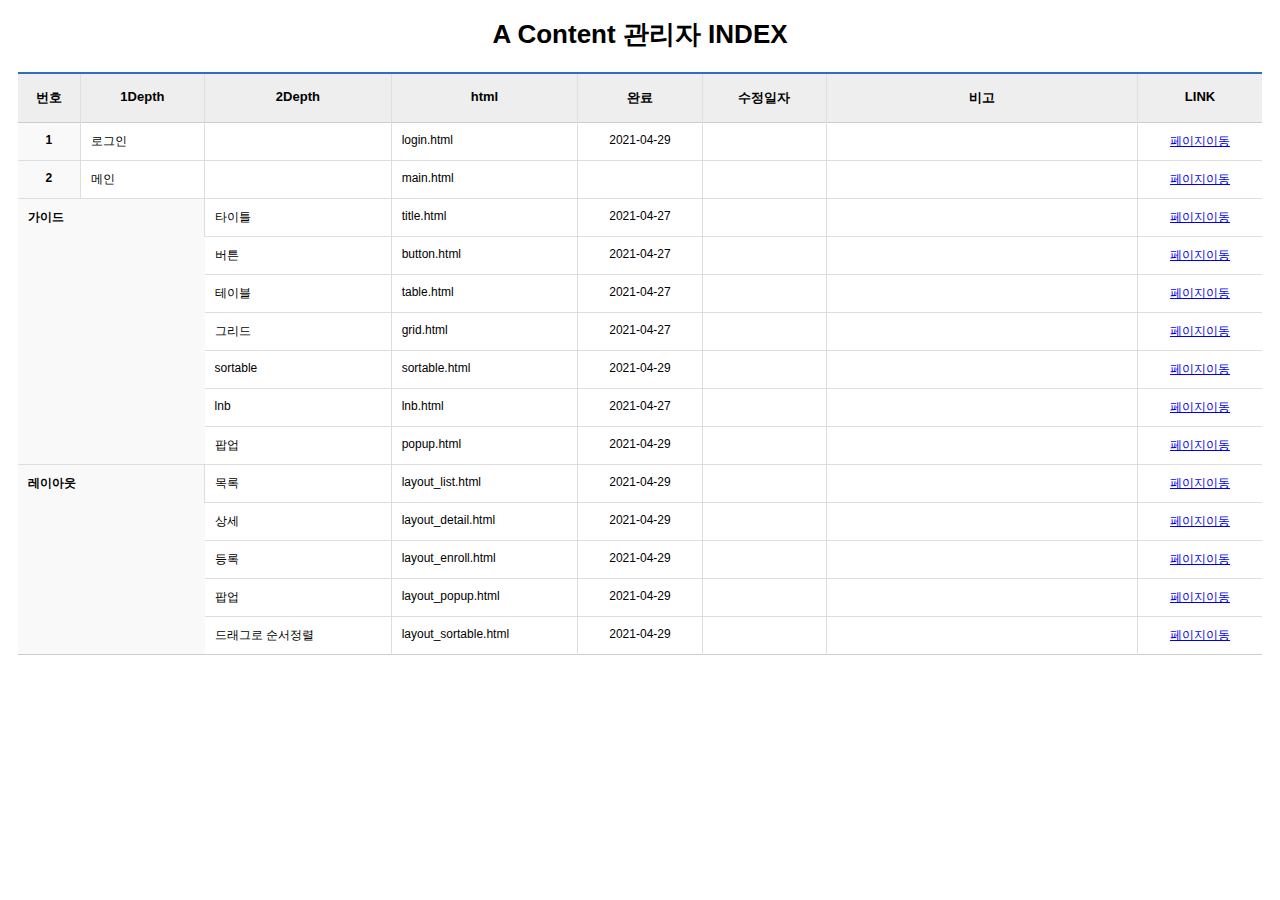
<file: admin/index.html>
<!DOCTYPE html>
<html>
  <head>
    <meta charset="utf-8">
    <title>A Content 관리자</title>
    <style>
      body{font-family:sans-serif, Malgungothic, "맑은고딕", Dotum, "돋움";}
      h1{margin-bottom:20px;font-size:26px;text-align:center;}
      table {width:100%; border-collapse:collapse;}
      table.guideTbl01 {margin-top:10px;text-align:center;border-top:2px #326dc2 solid;}
      table.guideTbl01 tr > th, table.guideTbl01 tr > td {padding:10px; border-left:1px #dedede solid; border-top:1px #dedede solid;vertical-align:top;}
      table.guideTbl01 tr > th:first-child, table.guideTbl01 tr > td:first-child{border-left:none;}
      table.guideTbl01 thead tr:first-child > th,
      table.guideTbl01 tbody tr:first-child > th,
      table.guideTbl01 tbody tr:first-child > td {border-top:none;}
      table.guideTbl01 thead tr > th {background:#eee; font-size:13px;}
      table.guideTbl01 tbody tr > th {background:#f9f9f9;}
      table.guideTbl01 thead tr > th {color:#000; font-weight:bold;}
      table.guideTbl01 tbody {font-size:12px; border-bottom:1px #ccc solid; border-top:1px #ccc solid;}
      table#focus thead tr > th {padding:15px 10px;}
      table#focus tbody tr > th {padding:10px;}
      table#focus tbody tr > td {padding:10px;}
      .alC {text-align:center !important;}
      .alL {text-align:left !important;}
      .alR {text-align:right !important;}
      .vertical_t {vertical-align:top !important;}
      .wrap_tbl{min-width:980px;padding:0 10px;margin:0 auto;box-sizing: border-box;}
      .chk th,
      .chk td{color: blue !important;}
      tbody.add th,
      tbody.add td{color:#00a383 !important;}
      tbody.add2 th,
      tbody.add2 td{color:#a38300 !important;}
      .red{color:#f00 !important;}
  </style>
  
	<script src="js/jquery-2.1.1.min.js"></script>
  <script>
    $(document).ready(function(){
      $(".num").each(function(index){
        index+=1;
        $(this).text(index);
      });
    });
  </script>
</head>

<body>
  <h1>A Content 관리자 INDEX</h1>
  <div class="wrap_tbl">
    <table id="focus" class="guideTbl01">
      <colgroup>
        <col width="5%" />
        <col width="10%" />
        <col width="15%" />
        <col width="15%" />
        <col width="10%" />
        <col width="10%" />
        <col width="25%" />
        <col width="10%" />
      </colgroup>
      <thead>
        <tr>
          <th scope="col">번호</th>
          <th scope="col">1Depth</th>
          <th scope="col">2Depth</th>
          <th scope="col">html</th>
          <th scope="col">완료</th>
          <th scope="col">수정일자</th>
          <th scope="col">비고</th>
          <th scope="col">LINK</th>
        </tr>
      </thead>
      <!--  1depth 구분은 tbody로 함 -->
      <!--  1depth가 1SET 임 -->
      <tbody>
        <tr>
          <th scope="row" class="num"></th>
          <td class="alL">로그인</td>
          <td class="alL"></td>
          <td class="alL">login.html</td>
          <td>2021-04-29</td>
          <td></td>
          <td class="alL red"></td>
          <td class="alC"><a href="html/login.html" target="_blank">페이지이동</a></td>
        </tr>
        <tr>
          <th scope="row" class="num"></th>
          <td class="alL">메인</td>
          <td class="alL"></td>
          <td class="alL">main.html</td>
          <td></td>
          <td></td>
          <td class="alL red"></td>
          <td class="alC"><a href="html/main.html" target="_blank">페이지이동</a></td>
        </tr>
        <tr>
          <th class="alL" colspan="2" rowspan="7" class="alL">가이드</th>
          <td class="alL">타이틀</td>
          <td class="alL">title.html</td>
          <td>2021-04-27</td>
          <td></td>
          <td class="alL red"></td>
          <td class="alC"><a href="html/title.html" target="_blank">페이지이동</a></td>
        </tr>
        <tr>
          <td class="alL">버튼</td>
          <td class="alL">button.html</td>
          <td>2021-04-27</td>
          <td></td>
          <td class="alL red"></td>
          <td class="alC"><a href="html/button.html" target="_blank">페이지이동</a></td>
        </tr>
        <tr>
          <td class="alL">테이블</td>
          <td class="alL">table.html</td>
          <td>2021-04-27</td>
          <td></td>
          <td class="alL red"></td>
          <td class="alC"><a href="html/table.html" target="_blank">페이지이동</a></td>
        </tr>
        <tr>
          <td class="alL">그리드</td>
          <td class="alL">grid.html</td>
          <td>2021-04-27</td>
          <td></td>
          <td class="alL red"></td>
          <td class="alC"><a href="html/grid.html" target="_blank">페이지이동</a></td>
        </tr>
        <tr>
          <td class="alL">sortable</td>
          <td class="alL">sortable.html</td>
          <td>2021-04-29</td>
          <td></td>
          <td class="alL red"></td>
          <td class="alC"><a href="html/sortable.html" target="_blank">페이지이동</a></td>
        </tr>
        <tr>
          <td class="alL">lnb</td>
          <td class="alL">lnb.html</td>
          <td>2021-04-27</td>
          <td></td>
          <td class="alL red"></td>
          <td class="alC"><a href="html/lnb.html" target="_blank">페이지이동</a></td>
        </tr>
        <tr>
          <td class="alL">팝업</td>
          <td class="alL">popup.html</td>
          <td>2021-04-29</td>
          <td></td>
          <td class="alL red"></td>
          <td class="alC"><a href="html/popup.html" target="_blank">페이지이동</a></td>
        </tr>
        <tr>
          <th scope="row" colspan="2" rowspan="5" class="alL">레이아웃</th>
          <td class="alL">목록</td>
          <td class="alL">layout_list.html</td>
          <td>2021-04-29</td>
          <td></td>
          <td class="alL red"></td>
          <td class="alC"><a href="html/layout_list.html" target="_blank">페이지이동</a></td>
        </tr>
        <tr>
          <td class="alL">상세</td>
          <td class="alL">layout_detail.html</td>
          <td>2021-04-29</td>
          <td></td>
          <td class="alL red"></td>
          <td class="alC"><a href="html/layout_detail.html" target="_blank">페이지이동</a></td>
        </tr>
        <tr>
          <td class="alL">등록</td>
          <td class="alL">layout_enroll.html</td>
          <td>2021-04-29</td>
          <td></td>
          <td class="alL red"></td>
          <td class="alC"><a href="html/layout_enroll.html" target="_blank">페이지이동</a></td>
        </tr>
        <tr>
          <td class="alL">팝업</td>
          <td class="alL">layout_popup.html</td>
          <td>2021-04-29</td>
          <td></td>
          <td class="alL red"></td>
          <td class="alC"><a href="html/layout_popup.html" target="_blank">페이지이동</a></td>
        </tr>
        <tr>
          <td class="alL">드래그로 순서정렬</td>
          <td class="alL">layout_sortable.html</td>
          <td>2021-04-29</td>
          <td></td>
          <td class="alL red"></td>
          <td class="alC"><a href="html/layout_sortable.html" target="_blank">페이지이동</a></td>
        </tr>
      </tbody>
    </table>
  </div>
</body>
</html>
</file>
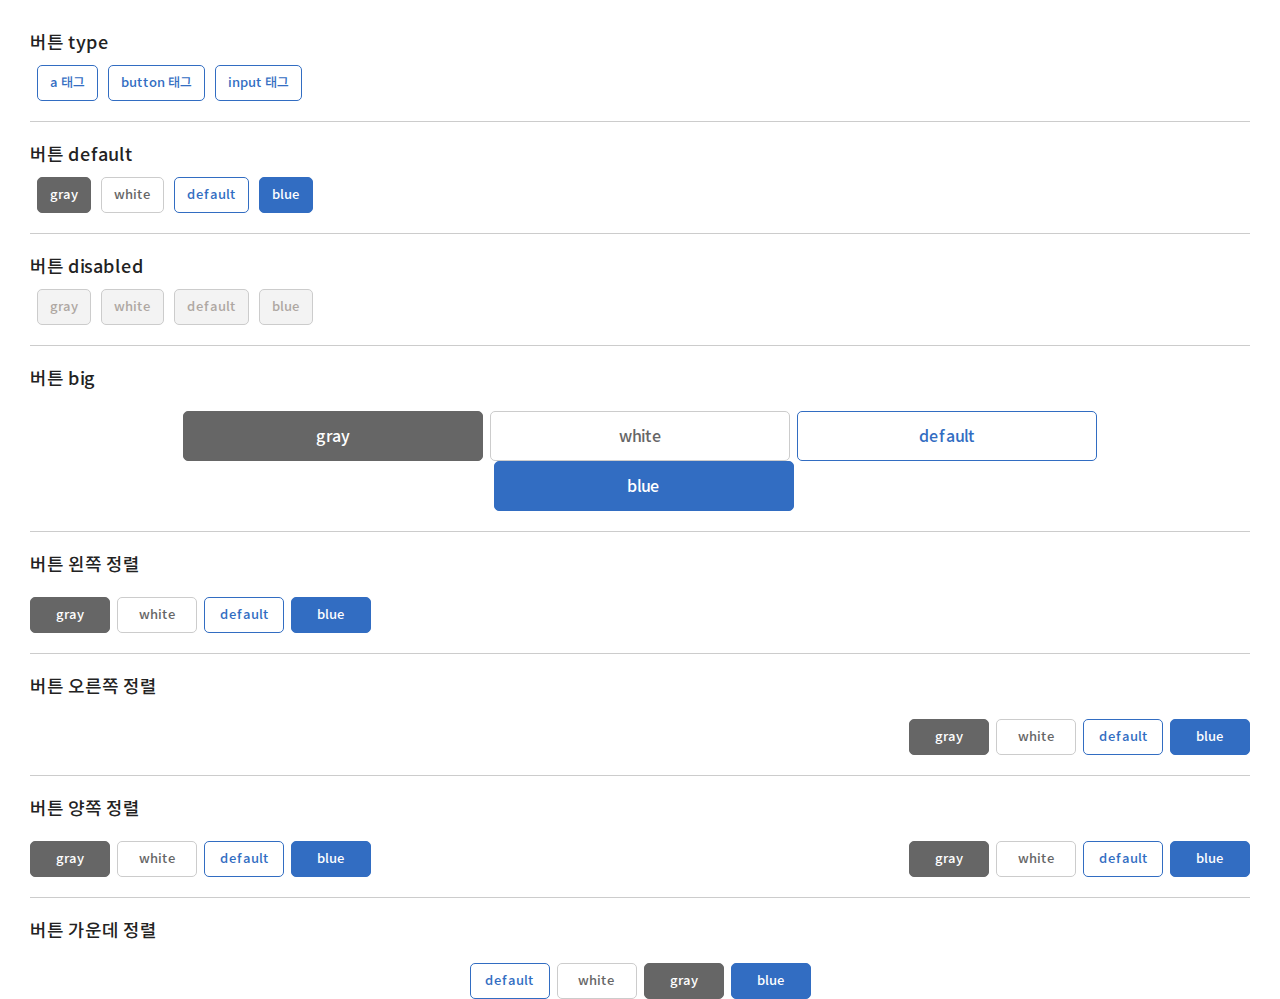
<file: admin/html/button.html>
<!DOCTYPE html>
<html lang="ko">
<head>
	<meta charset="UTF-8">
	<meta http-equiv="x-ua-compatible" content="IE=EDGE">
	<meta name="Author" content="chowoobin">
	<meta name="keywords" content="A Content">
	<meta name="description" content="A Content">
	<meta name="viewport" content="width=device-width, initial-scale=1">
	<title>A Content 관리자</title>
	<link rel="stylesheet" href="../css/reset.css">
	<link rel="stylesheet" href="../css/jquery-ui.css">
	<link rel="stylesheet" href="../css/common.css">
	<script src="../js/jquery-2.1.1.min.js"></script>
	<script src="../js/jquery-ui.js"></script>
	<script src="../js/common.js"></script>

	<!-- 가이드 확인용// -->
	<style>
		#wrap{padding:30px;}
		.h3-title{margin-top:20px;padding-top:20px;border-top:1px solid #ccc;}
		.h3-title:first-child{margin-top:0;padding-top:0;border-top:none;}
	</style>
	<!-- //가이드 확인용 -->
</head>

<body>
	<div id="wrap">

		<h3 class="h3-title">버튼 type</h3>
		<!-- 버튼 타입// -->
		<a href="javascript:;" class="btn">a 태그</a>
		<button type="button" class="btn">button 태그</button>
		<input type="button" class="btn" value="input 태그">
		<!-- //버튼 타입 -->

		
		<h3 class="h3-title">버튼 default</h3>
		<!-- 버튼 default// -->
		<button type="button" class="btn gray">gray</button>
		<button type="button" class="btn white">white</button>
		<button type="button" class="btn">default</button>
		<button type="button" class="btn blue">blue</button>
		<!-- //버튼 default -->

		
		<h3 class="h3-title">버튼 disabled</h3>
		<!-- 버튼 disabled// -->
		<button type="button" class="btn gray" disabled>gray</button>
		<button type="button" class="btn white" disabled>white</button>
		<button type="button" class="btn" disabled>default</button>
		<button type="button" class="btn blue" disabled>blue</button>
		<!-- //버튼 disabled -->


		<h3 class="h3-title">버튼 big</h3>
		<!-- 버튼// -->
		<div class="btn-wrap">
			<div>
				<button type="button" class="btn big gray">gray</button>
				<button type="button" class="btn big white">white</button>
				<button type="button" class="btn big">default</button>
				<button type="button" class="btn big blue">blue</button>
			</div>
		</div>
		<!-- //버튼 -->


		<h3 class="h3-title">버튼 왼쪽 정렬</h3>
		<!-- 버튼// -->
		<div class="btn-wrap">
			<div class="fl"><!-- 왼쪽 정렬 : fl 클래스 -->
				<button type="button" class="btn gray">gray</button>
				<button type="button" class="btn white">white</button>
				<button type="button" class="btn">default</button>
				<button type="button" class="btn blue">blue</button>
			</div>
		</div>
		<!-- //버튼 -->


		<h3 class="h3-title">버튼 오른쪽 정렬</h3>
		<!-- 버튼// -->
		<div class="btn-wrap">
			<div class="fr"><!-- 오른쪽 정렬 : fr 클래스  -->
				<button type="button" class="btn gray">gray</button>
				<button type="button" class="btn white">white</button>
				<button type="button" class="btn">default</button>
				<button type="button" class="btn blue">blue</button>
			</div>
		</div>
		<!-- //버튼 -->


		<h3 class="h3-title">버튼 양쪽 정렬</h3>
		<!-- 버튼// -->
		<div class="btn-wrap">
			<div class="fl"><!-- 왼쪽 정렬 : fl 클래스  -->
				<button type="button" class="btn gray">gray</button>
				<button type="button" class="btn white">white</button>
				<button type="button" class="btn">default</button>
				<button type="button" class="btn blue">blue</button>
			</div>
			<div class="fr"><!-- 오른쪽 정렬 : fr 클래스  -->
				<button type="button" class="btn gray">gray</button>
				<button type="button" class="btn white">white</button>
				<button type="button" class="btn">default</button>
				<button type="button" class="btn blue">blue</button>
			</div>
		</div>
		<!-- //버튼 -->


		<h3 class="h3-title">버튼 가운데 정렬</h3>
		<!-- 버튼// -->
		<div class="btn-wrap">
			<div>
				<button type="button" class="btn">default</button>
				<button type="button" class="btn white">white</button>
				<button type="button" class="btn gray">gray</button>
				<button type="button" class="btn blue">blue</button>
			</div>
		</div>
		<!-- //버튼 -->
		
	</div>

</body>
</html>
</file>
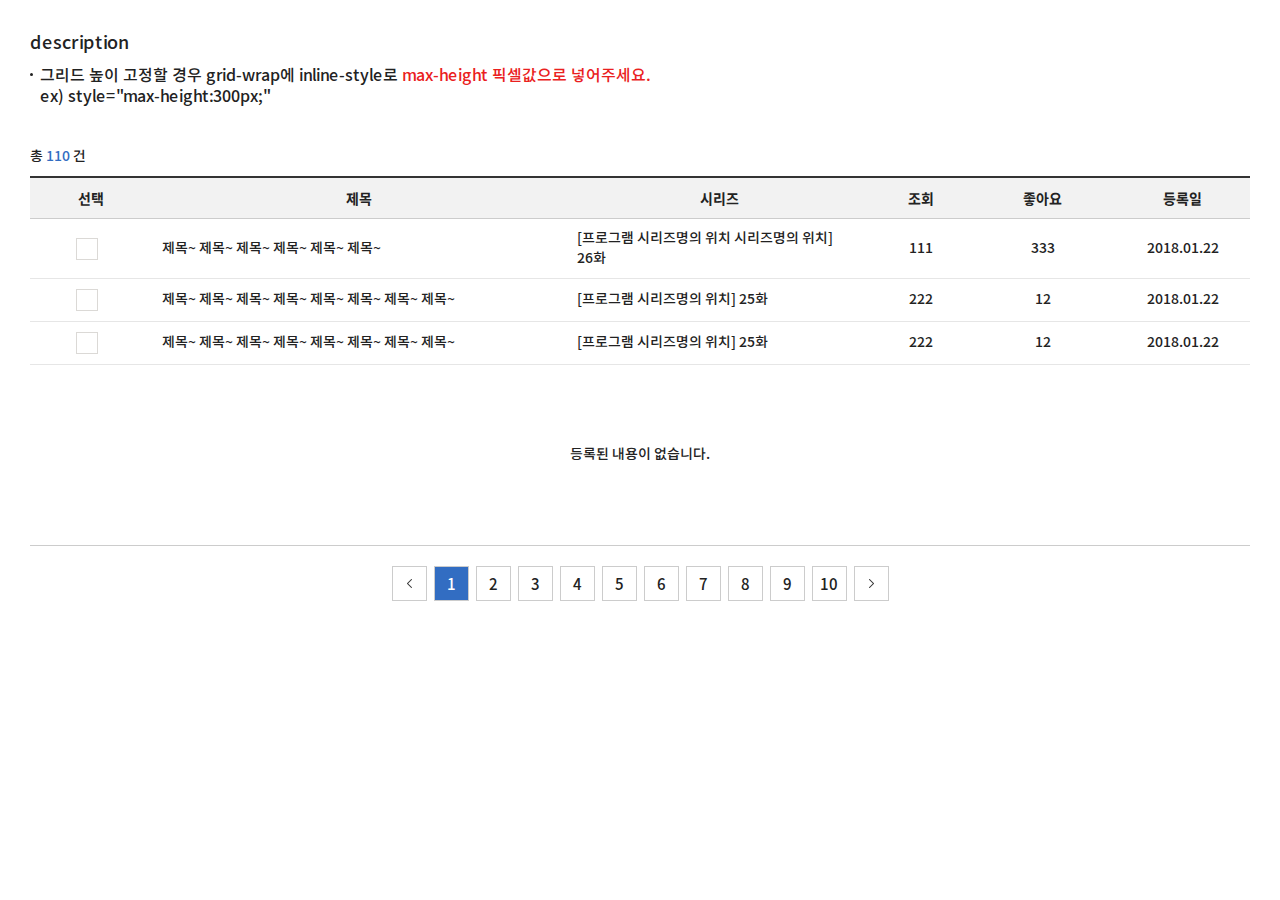
<file: admin/html/grid.html>
<!DOCTYPE html>
<html lang="ko">
<head>
	<meta charset="UTF-8">
	<meta http-equiv="x-ua-compatible" content="IE=EDGE">
	<meta name="Author" content="chowoobin">
	<meta name="keywords" content="A Content">
	<meta name="description" content="A Content">
	<meta name="viewport" content="width=device-width, initial-scale=1">
	<title>A Content 관리자</title>
	<link rel="stylesheet" href="../css/reset.css">
	<link rel="stylesheet" href="../css/jquery-ui.css">
	<link rel="stylesheet" href="../css/common.css">
	<script src="../js/jquery-2.1.1.min.js"></script>
	<script src="../js/jquery-ui.js"></script>
	<script src="../js/common.js"></script>

	<!-- 가이드 확인용// -->
	<style>
		#wrap{padding:30px;}
		.h3-title + .list-style{margin-bottom:40px;}
		.h3-title + .list-style li{font-size:16px;}
	</style>
	<!-- //가이드 확인용 -->
</head>

<body>
	<div id="wrap">

		<h3 class="h3-title">description</h3>
		<ul class="list-style">
			<li>그리드 높이 고정할 경우 grid-wrap에 inline-style로 <span class="color-red">max-height 픽셀값으로 넣어주세요.</span><br> ex) style="max-height:300px;"</li>
		</ul>

		<!-- 총 건// -->
		<div class="total">
			<span class="num">총 <em>110</em> 건</span>
		</div>
		<!-- //총 건 -->
		
		<!-- 그리드// -->
		<div class="grid-wrap"><!-- scroll 기능 필요시 style="max-height:숫자px;" 선언해주세요. -->
			<table class="grid">
				<caption>그리드 정보</caption>
				<colgroup>
					<col style="width:10%;">
					<col style="width:auto;">
					<col style="width:25%;">
					<col style="width:8%;">
					<col style="width:12%;">
					<col style="width:11%;">
				</colgroup>
				<thead>
					<tr>
						<th scope="col">선택</th>
						<th scope="col">제목</th>
						<th scope="col">시리즈</th>
						<th scope="col">조회</th>
						<th scope="col">좋아요</th>
						<th scope="col">등록일</th>
					</tr>
				</thead>
				<tbody>
					<!-- 데이터가 있을 경우// -->
					<tr>
						<td><input type="checkbox" id="checkbox_01"><label for="checkbox_01"></label></td>
						<td class="tal"><a href="javascript:;">제목~ 제목~ 제목~ 제목~ 제목~ 제목~</a></td>
						<td class="tal">[프로그램 시리즈명의 위치 시리즈명의 위치] 26화</td>
						<td>111</td>
						<td>333</td>
						<td>2018.01.22</td>
					</tr>
					<tr>
						<td><input type="checkbox" id="checkbox_02"><label for="checkbox_02"></label></td>
						<td class="tal"><a href="javascript:;">제목~ 제목~ 제목~ 제목~ 제목~ 제목~ 제목~ 제목~</a></td>
						<td class="tal">[프로그램 시리즈명의 위치] 25화</td>
						<td>222</td>
						<td>12</td>
						<td>2018.01.22</td>
					</tr>
					<tr>
						<td><input type="checkbox" id="checkbox_03"><label for="checkbox_03"></label></td>
						<td class="tal"><a href="javascript:;">제목~ 제목~ 제목~ 제목~ 제목~ 제목~ 제목~ 제목~</a></td>
						<td class="tal">[프로그램 시리즈명의 위치] 25화</td>
						<td>222</td>
						<td>12</td>
						<td>2018.01.22</td>
					</tr>
					<!-- //데이터가 있을 경우 -->

					<!-- 데이터가 없을 경우// -->
					<tr>
						<td colspan="7" class="no_data">등록된 내용이 없습니다.</td>
					</tr>
					<!-- //데이터가 없을 경우 -->
				</tbody>
			</table>
		</div>
		<!-- //그리드 -->

		<!-- 페이징// -->
		<div class="paging">
			<a href="javascript:;" class="prev">이전</a>
			<a href="javascript:;" class="active">1</a><!-- 현재페이지 : li class="active" 추가 -->
			<a href="javascript:;">2</a>
			<a href="javascript:;">3</a>
			<a href="javascript:;">4</a>
			<a href="javascript:;">5</a>
			<a href="javascript:;">6</a>
			<a href="javascript:;">7</a>
			<a href="javascript:;">8</a>
			<a href="javascript:;">9</a>
			<a href="javascript:;">10</a>
			<a href="javascript:;" class="next">다음</a>
		</div>
		<!-- //페이징 -->

	</div>

</body>
</html>
</file>
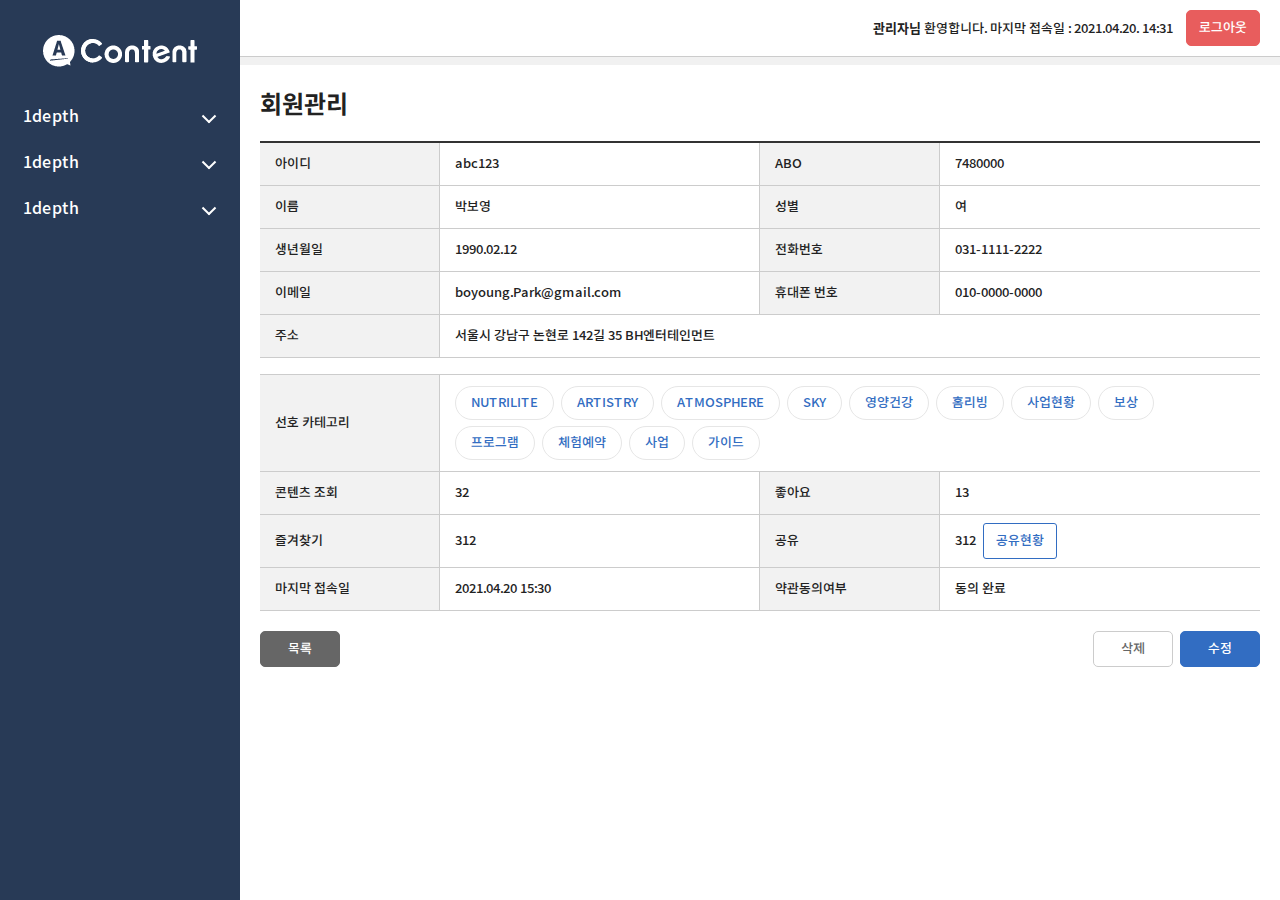
<file: admin/html/layout_detail.html>
<!DOCTYPE html>
<html lang="ko">
<head>
	<meta charset="UTF-8">
	<meta http-equiv="x-ua-compatible" content="IE=EDGE">
	<meta name="Author" content="chowoobin">
	<meta name="keywords" content="A Content">
	<meta name="description" content="A Content">
	<meta name="viewport" content="width=device-width, initial-scale=1">
	<title>A Content 관리자</title>
	<link rel="stylesheet" href="../css/reset.css">
	<link rel="stylesheet" href="../css/jquery-ui.css">
	<link rel="stylesheet" href="../css/common.css">
	<script src="../js/jquery-2.1.1.min.js"></script>
	<script src="../js/jquery-ui.js"></script>
	<script src="../js/common.js"></script>

</head>

<body>
	<div id="wrap">

		<!-- lnb// -->
		<div id="lnb">
			<h1><a href="javascript:;"><img src="../img/logo_white.png" alt="A Content"></a></h1>
			<nav>
				<ul>
					<li><!-- 현재페이지 : li class="active" 추가 -->
						<a href="javascript:;" class="depth1">1depth</a>
						<div class="inner-menu">
							<ul>
								<li><a href="javascript:;">2depth</a></li><!-- 현재페이지 : li class="active" 추가 -->
								<li><a href="javascript:;">2depth</a></li>
								<li><a href="javascript:;">2depth</a></li>
							</ul>
						</div>
					</li>
					<li>
						<a href="javascript:;" class="depth1">1depth</a>
						<div class="inner-menu">
							<ul>
								<li><a href="javascript:;">2depth</a></li>
								<li><a href="javascript:;">2depth</a></li>
							</ul>
						</div>
					</li>
					<li>
						<a href="javascript:;" class="depth1">1depth</a>
						<div class="inner-menu">
							<ul>
								<li><a href="javascript:;">2depth</a></li>
								<li><a href="javascript:;">2depth</a></li>
								<li><a href="javascript:;">2depth</a></li>
							</ul>
						</div>
					</li>
				</ul>
			</nav>
		</div>
		<!-- //lnb -->

		<!-- content// -->
		<div id="content">

			<!-- cont-head// -->
			<section class="cont-head">
				<p><em>관리자님</em> 환영합니다. 마지막 접속일 : 2021.04.20. 14:31</p>
				<div class="util">
					<a href="javascript:;" class="btn logout">로그아웃</a>
				</div>
			</section>
			<!-- //cont-head -->

			<!-- cont-body// -->
			<section class="cont-body">

				<!-- 대제목 영역// -->
				<h2 class="h2-title">회원관리</h2>
				<!-- //대제목 영역 -->

				<!-- 테이블// -->
				<table class="table">
					<caption>표 제목</caption>
					<colgroup>
						<col style="width:18%;">
						<col style="width:32%;">
						<col style="width:18%;">
						<col style="width:32%;">
					</colgroup>
					<tbody>
						<tr>
							<th scope="row">아이디</th>
							<td>
								<div class="text">abc123</div>
							</td>
							<th scope="row">ABO</th>
							<td>
								<div class="text">7480000</div>
							</td>
						</tr>
						<tr>
							<th scope="row">이름</th>
							<td>
								<div class="text">박보영</div>
							</td>
							<th scope="row">성별</th>
							<td>
								<div class="text">여</div>
							</td>
						</tr>
						<tr>
							<th scope="row">생년월일</th>
							<td>
								<div class="text">1990.02.12</div>
							</td>
							<th scope="row">전화번호</th>
							<td>
								<div class="text">031-1111-2222</div>
							</td>
						</tr>
						<tr>
							<th scope="row">이메일</th>
							<td>
								<div class="text">boyoung.Park@gmail.com</div>
							</td>
							<th scope="row">휴대폰 번호</th>
							<td>
								<div class="text">010-0000-0000</div>
							</td>
						</tr>
						<tr>
							<th scope="row">주소</th>
							<td colspan="3">
								<div class="text">서울시 강남구 논현로 142길 35 BH엔터테인먼트</div>
							</td>
						</tr>
						<tr>
							<td colspan="4">&nbsp;</td>
						</tr>
						<tr>
							<th scope="row">선호 카테고리</th>
							<td colspan="3">
								<span class="label">NUTRILITE</span>
								<span class="label">ARTISTRY</span>
								<span class="label">ATMOSPHERE</span>
								<span class="label">SKY</span>
								<span class="label">영양건강</span>
								<span class="label">홈리빙</span>
								<span class="label">사업현황</span>
								<span class="label">보상</span>
								<span class="label">프로그램</span>
								<span class="label">체험예약</span>
								<span class="label">사업</span>
								<span class="label">가이드</span>
							</td>
						</tr>
						<tr>
							<th scope="row">콘텐츠 조회</th>
							<td>
								<div class="text">32</div>
							</td>
							<th scope="row">좋아요</th>
							<td>
								<div class="text">13</div>
							</td>
						</tr>
						<tr>
							<th scope="row">즐겨찾기</th>
							<td>
								<div class="text">312</div>
							</td>
							<th scope="row">공유</th>
							<td>
								<div class="text">312</div>
								<button type="button" class="btn">공유현황</button>
							</td>
						</tr>
						<tr>
							<th scope="row">마지막 접속일</th>
							<td>
								<div class="text">2021.04.20 15:30</div>
							</td>
							<th scope="row">약관동의여부</th>
							<td>
								<div class="text">동의 완료</div>
							</td>
						</tr>
					</tbody>
				</table>
				<!-- //테이블 -->

				<!-- 버튼// -->
				<div class="btn-wrap">
					<div class="fl"><!-- 왼쪽 정렬 : fl 클래스 -->
						<button type="button" class="btn gray">목록</button>
					</div>
					<div class="fr"><!-- 오른쪽 정렬 : fr 클래스  -->
						<button type="button" class="btn white">삭제</button>
						<button type="button" class="btn blue">수정</button>
					</div>
				</div>
				<!-- //버튼 -->

			</section>
			<!-- //cont-body -->
			
		</div>
		<!-- // content -->

	</div>

</body>
</html>
</file>
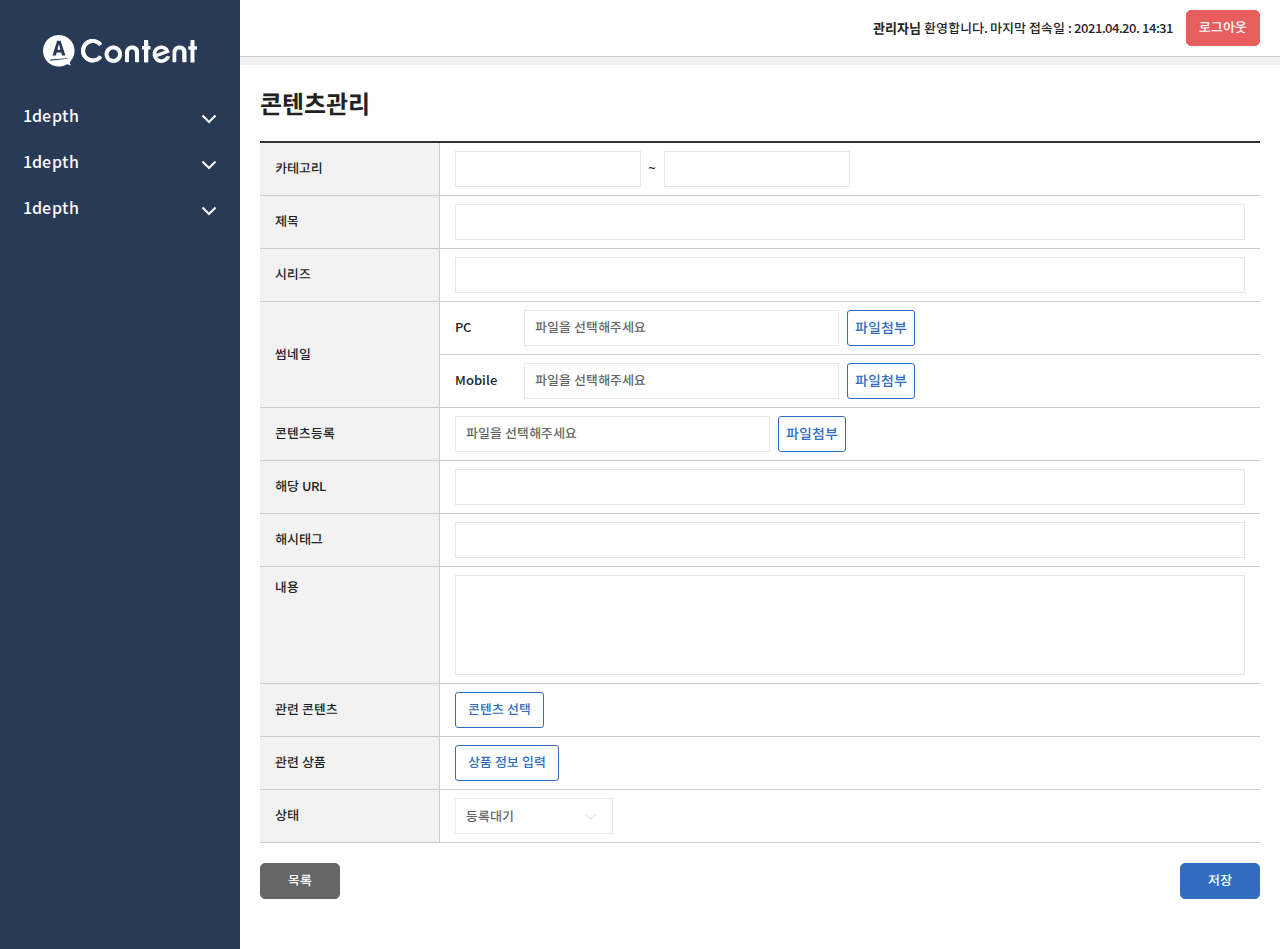
<file: admin/html/layout_enroll.html>
<!DOCTYPE html>
<html lang="ko">
<head>
	<meta charset="UTF-8">
	<meta http-equiv="x-ua-compatible" content="IE=EDGE">
	<meta name="Author" content="chowoobin">
	<meta name="keywords" content="A Content">
	<meta name="description" content="A Content">
	<meta name="viewport" content="width=device-width, initial-scale=1">
	<title>A Content 관리자</title>
	<link rel="stylesheet" href="../css/reset.css">
	<link rel="stylesheet" href="../css/jquery-ui.css">
	<link rel="stylesheet" href="../css/common.css">
	<script src="../js/jquery-2.1.1.min.js"></script>
	<script src="../js/jquery-ui.js"></script>
	<script src="../js/common.js"></script>

</head>

<body>
	<div id="wrap">

		<!-- lnb// -->
		<div id="lnb">
			<h1><a href="javascript:;"><img src="../img/logo_white.png" alt="A Content"></a></h1>
			<nav>
				<ul>
					<li><!-- 현재페이지 : li class="active" 추가 -->
						<a href="javascript:;" class="depth1">1depth</a>
						<div class="inner-menu">
							<ul>
								<li><a href="javascript:;">2depth</a></li><!-- 현재페이지 : li class="active" 추가 -->
								<li><a href="javascript:;">2depth</a></li>
								<li><a href="javascript:;">2depth</a></li>
							</ul>
						</div>
					</li>
					<li>
						<a href="javascript:;" class="depth1">1depth</a>
						<div class="inner-menu">
							<ul>
								<li><a href="javascript:;">2depth</a></li>
								<li><a href="javascript:;">2depth</a></li>
							</ul>
						</div>
					</li>
					<li>
						<a href="javascript:;" class="depth1">1depth</a>
						<div class="inner-menu">
							<ul>
								<li><a href="javascript:;">2depth</a></li>
								<li><a href="javascript:;">2depth</a></li>
								<li><a href="javascript:;">2depth</a></li>
							</ul>
						</div>
					</li>
				</ul>
			</nav>
		</div>
		<!-- //lnb -->

		<!-- content// -->
		<div id="content">

			<!-- cont-head// -->
			<section class="cont-head">
				<p><em>관리자님</em> 환영합니다. 마지막 접속일 : 2021.04.20. 14:31</p>
				<div class="util">
					<a href="javascript:;" class="btn logout">로그아웃</a>
				</div>
			</section>
			<!-- //cont-head -->

			<!-- cont-body// -->
			<section class="cont-body">

				<!-- 대제목 영역// -->
				<h2 class="h2-title">콘텐츠관리</h2>
				<!-- //대제목 영역 -->

				<!-- 테이블// -->
				<table class="table">
					<caption>표 제목</caption>
					<colgroup>
						<col style="width:18%;">
						<col style="width:auto;">
					</colgroup>
					<tbody>
						<tr>
							<th scope="row">카테고리</th>
							<td>
								<!-- 시작일부터 종료일까지 경우 : period 클래스 선언// -->
								<div class="datepicker period" style="width:50%;">
									<label for="datepicker_03">
										<input type="text" id="datepicker_03" readonly>
									</label>
									<span class="hyppen">~</span>
									<label for="datepicker_04">
										<input type="text" id="datepicker_04" readonly>
									</label>
									
									<script>
										$(function(){
											$("#datepicker_03").datepicker();
											$("#datepicker_04").datepicker();
										});
									</script>
								</div>
								<!-- //시작일부터 종료일까지 경우 : period 클래스 선언 -->
							</td>
						</tr>
						<tr>
							<th scope="row">제목</th>
							<td>
								<input type="text">
							</td>
						</tr>
						<tr>
							<th scope="row">시리즈</th>
							<td>
								<input type="text">
							</td>
						</tr>
						<tr>
							<th scope="row" rowspan="2">썸네일</th>
							<td>
								<span class="title" style="width:45px;">PC</span>
								<div class="filebox" style="width:49.5%;">
									<input type="file" id="file_01" name="file_01" class="hidden">
									<input class="upload-name" value="파일을 선택해주세요" disabled>
									<label for="file_01">파일첨부</label>
								</div>
							</td>
						</tr>
						<tr>
							<td>
								<span class="title" style="width:45px;">Mobile</span>
								<div class="filebox" style="width:49.5%;">
									<input type="file" id="file_02" name="file_02" class="hidden">
									<input class="upload-name" value="파일을 선택해주세요" disabled>
									<label for="file_02">파일첨부</label>
								</div>
							</td>
						</tr>
						<tr>
							<th scope="row">콘텐츠등록</th>
							<td>
								<div class="filebox" style="width:49.5%;">
									<input type="file" id="file_03" name="file_03" class="hidden">
									<input class="upload-name" value="파일을 선택해주세요" disabled>
									<label for="file_03">파일첨부</label>
								</div>
							</td>
						</tr>
						<tr>
							<th scope="row">해당 URL</th>
							<td>
								<input type="text">
							</td>
						</tr>
						<tr>
							<th scope="row">해시태그</th>
							<td>
								<input type="text">
							</td>
						</tr>
						<tr>
							<th scope="row" class="vt">내용</th>
							<td>
								<textarea name="textarea_01" id="textarea_01"></textarea>
							</td>
						</tr>
						<tr>
							<th scope="row">관련 콘텐츠</th>
							<td>
								<a href="javascript:;" class="btn">콘텐츠 선택</a>
							</td>
						</tr>
						<tr>
							<th scope="row">관련 상품</th>
							<td>
								<a href="javascript:;" class="btn">상품 정보 입력</a>
							</td>
						</tr>
						<tr>
							<th scope="row">상태</th>
							<td>
								<div class="selectbox" style="width:20%;">
									<select name="" id="" title="" disabled><!-- 비활성화 -->
										<option value="">등록대기</option>
									</select>
								</div>
							</td>
						</tr>
					</tbody>
				</table>
				<!-- //테이블 -->

				<!-- 버튼// -->
				<div class="btn-wrap">
					<div class="fl"><!-- 왼쪽 정렬 : fl 클래스 -->
						<button type="button" class="btn gray">목록</button>
					</div>
					<div class="fr"><!-- 오른쪽 정렬 : fr 클래스  -->
						<button type="button" class="btn blue">저장</button>
					</div>
				</div>
				<!-- //버튼 -->

			</section>
			<!-- //cont-body -->
			
		</div>
		<!-- // content -->

	</div>

</body>
</html>
</file>
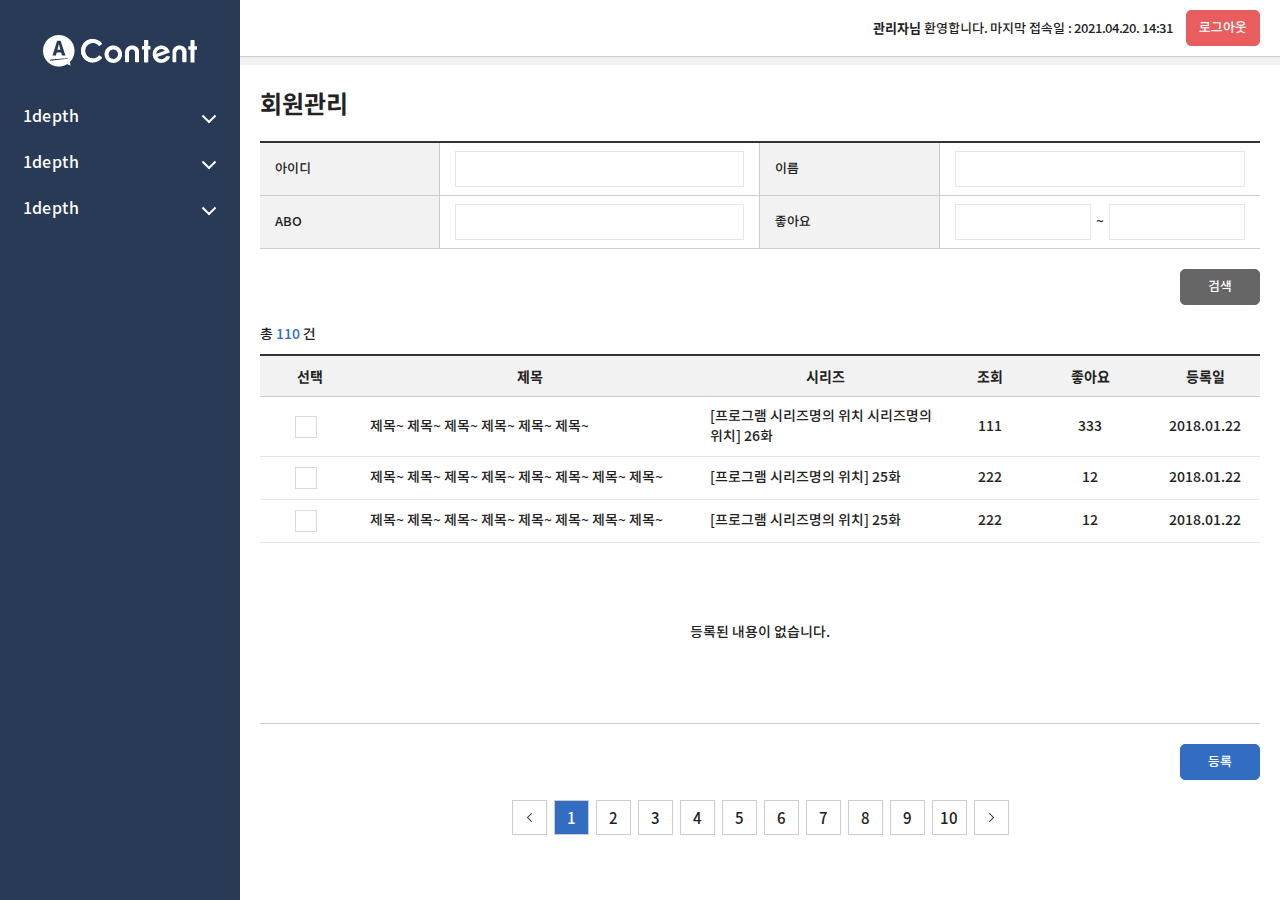
<file: admin/html/layout_list.html>
<!DOCTYPE html>
<html lang="ko">
<head>
	<meta charset="UTF-8">
	<meta http-equiv="x-ua-compatible" content="IE=EDGE">
	<meta name="Author" content="chowoobin">
	<meta name="keywords" content="A Content">
	<meta name="description" content="A Content">
	<meta name="viewport" content="width=device-width, initial-scale=1">
	<title>A Content 관리자</title>
	<link rel="stylesheet" href="../css/reset.css">
	<link rel="stylesheet" href="../css/jquery-ui.css">
	<link rel="stylesheet" href="../css/common.css">
	<script src="../js/jquery-2.1.1.min.js"></script>
	<script src="../js/jquery-ui.js"></script>
	<script src="../js/common.js"></script>

</head>

<body>
	<div id="wrap">

		<!-- lnb// -->
		<div id="lnb">
			<h1><a href="javascript:;"><img src="../img/logo_white.png" alt="A Content"></a></h1>
			<nav>
				<ul>
					<li><!-- 현재페이지 : li class="active" 추가 -->
						<a href="javascript:;" class="depth1">1depth</a>
						<div class="inner-menu">
							<ul>
								<li><a href="javascript:;">2depth</a></li><!-- 현재페이지 : li class="active" 추가 -->
								<li><a href="javascript:;">2depth</a></li>
								<li><a href="javascript:;">2depth</a></li>
							</ul>
						</div>
					</li>
					<li>
						<a href="javascript:;" class="depth1">1depth</a>
						<div class="inner-menu">
							<ul>
								<li><a href="javascript:;">2depth</a></li>
								<li><a href="javascript:;">2depth</a></li>
							</ul>
						</div>
					</li>
					<li>
						<a href="javascript:;" class="depth1">1depth</a>
						<div class="inner-menu">
							<ul>
								<li><a href="javascript:;">2depth</a></li>
								<li><a href="javascript:;">2depth</a></li>
								<li><a href="javascript:;">2depth</a></li>
							</ul>
						</div>
					</li>
				</ul>
			</nav>
		</div>
		<!-- //lnb -->

		<!-- content// -->
		<div id="content">

			<!-- cont-head// -->
			<section class="cont-head">
				<p><em>관리자님</em> 환영합니다. 마지막 접속일 : 2021.04.20. 14:31</p>
				<div class="util">
					<a href="javascript:;" class="btn logout">로그아웃</a>
				</div>
			</section>
			<!-- //cont-head -->

			<!-- cont-body// -->
			<section class="cont-body">

				<!-- 대제목 영역// -->
				<h2 class="h2-title">회원관리</h2>
				<!-- //대제목 영역 -->

				<!-- 테이블// -->
				<table class="table">
					<caption>표 제목</caption>
					<colgroup>
						<col style="width:18%;">
						<col style="width:32%;">
						<col style="width:18%;">
						<col style="width:32%;">
					</colgroup>
					<tbody>
						<tr>
							<th scope="row">아이디</th>
							<td>
								<input type="text">
							</td>
							<th scope="row">이름</th>
							<td>
								<input type="text">
							</td>
						</tr>
						<tr>
							<th scope="row">ABO</th>
							<td>
								<input type="text">
							</td>
							<th scope="row">좋아요</th>
							<td>
								<!-- 시작일부터 종료일까지 경우 : period 클래스 선언// -->
								<div class="datepicker period">
									<label for="datepicker_08">
										<input type="text" id="datepicker_08" readonly>
									</label>
									<span class="hyppen">~</span>
									<label for="datepicker_09">
										<input type="text" id="datepicker_09" readonly>
									</label>
									
									<script>
										$(function(){
											$("#datepicker_08").datepicker();
											$("#datepicker_09").datepicker();
										});
									</script>
								</div>
								<!-- //시작일부터 종료일까지 경우 : period 클래스 선언 -->
							</td>
						</tr>
					</tbody>
				</table>
				<!-- //테이블 -->

				<!-- 버튼// -->
				<div class="btn-wrap">
					<div class="fr"><!-- 오른쪽 정렬 : fr 클래스  -->
						<button type="button" class="btn gray">검색</button>
					</div>
				</div>
				<!-- //버튼 -->
				
				<!-- 총 건// -->
				<div class="total">
					<span class="num">총 <em>110</em> 건</span>
				</div>
				<!-- //총 건 -->
				
				<!-- 그리드// -->
				<div class="grid-wrap"><!-- scroll 기능 필요시 style="max-height:숫자px;" 선언해주세요. -->
					<table class="grid">
						<caption>그리드 정보</caption>
						<colgroup>
							<col style="width:10%;">
							<col style="width:auto;">
							<col style="width:25%;">
							<col style="width:8%;">
							<col style="width:12%;">
							<col style="width:11%;">
						</colgroup>
						<thead>
							<tr>
								<th scope="col">선택</th>
								<th scope="col">제목</th>
								<th scope="col">시리즈</th>
								<th scope="col">조회</th>
								<th scope="col">좋아요</th>
								<th scope="col">등록일</th>
							</tr>
						</thead>
						<tbody>
							<!-- 데이터가 있을 경우// -->
							<tr>
								<td><input type="checkbox" id="checkbox_01"><label for="checkbox_01"></label></td>
								<td class="tal"><a href="javascript:;">제목~ 제목~ 제목~ 제목~ 제목~ 제목~</a></td>
								<td class="tal">[프로그램 시리즈명의 위치 시리즈명의 위치] 26화</td>
								<td>111</td>
								<td>333</td>
								<td>2018.01.22</td>
							</tr>
							<tr>
								<td><input type="checkbox" id="checkbox_02"><label for="checkbox_02"></label></td>
								<td class="tal"><a href="javascript:;">제목~ 제목~ 제목~ 제목~ 제목~ 제목~ 제목~ 제목~</a></td>
								<td class="tal">[프로그램 시리즈명의 위치] 25화</td>
								<td>222</td>
								<td>12</td>
								<td>2018.01.22</td>
							</tr>
							<tr>
								<td><input type="checkbox" id="checkbox_03"><label for="checkbox_03"></label></td>
								<td class="tal"><a href="javascript:;">제목~ 제목~ 제목~ 제목~ 제목~ 제목~ 제목~ 제목~</a></td>
								<td class="tal">[프로그램 시리즈명의 위치] 25화</td>
								<td>222</td>
								<td>12</td>
								<td>2018.01.22</td>
							</tr>
							<!-- //데이터가 있을 경우 -->

							<!-- 데이터가 없을 경우// -->
							<tr>
								<td colspan="7" class="no_data">등록된 내용이 없습니다.</td>
							</tr>
							<!-- //데이터가 없을 경우 -->
						</tbody>
					</table>
				</div>
				<!-- //그리드 -->

				<!-- 버튼// -->
				<div class="btn-wrap">
					<div class="fr"><!-- 오른쪽 정렬 : fr 클래스  -->
						<button type="button" class="btn blue">등록</button>
					</div>
				</div>
				<!-- //버튼 -->

				<!-- 페이징// -->
				<div class="paging">
					<a href="javascript:;" class="prev">이전</a>
					<a href="javascript:;" class="active">1</a><!-- 현재페이지 : li class="active" 추가 -->
					<a href="javascript:;">2</a>
					<a href="javascript:;">3</a>
					<a href="javascript:;">4</a>
					<a href="javascript:;">5</a>
					<a href="javascript:;">6</a>
					<a href="javascript:;">7</a>
					<a href="javascript:;">8</a>
					<a href="javascript:;">9</a>
					<a href="javascript:;">10</a>
					<a href="javascript:;" class="next">다음</a>
				</div>
				<!-- //페이징 -->

			</section>
			<!-- //cont-body -->
			
		</div>
		<!-- // content -->

	</div>

</body>
</html>
</file>
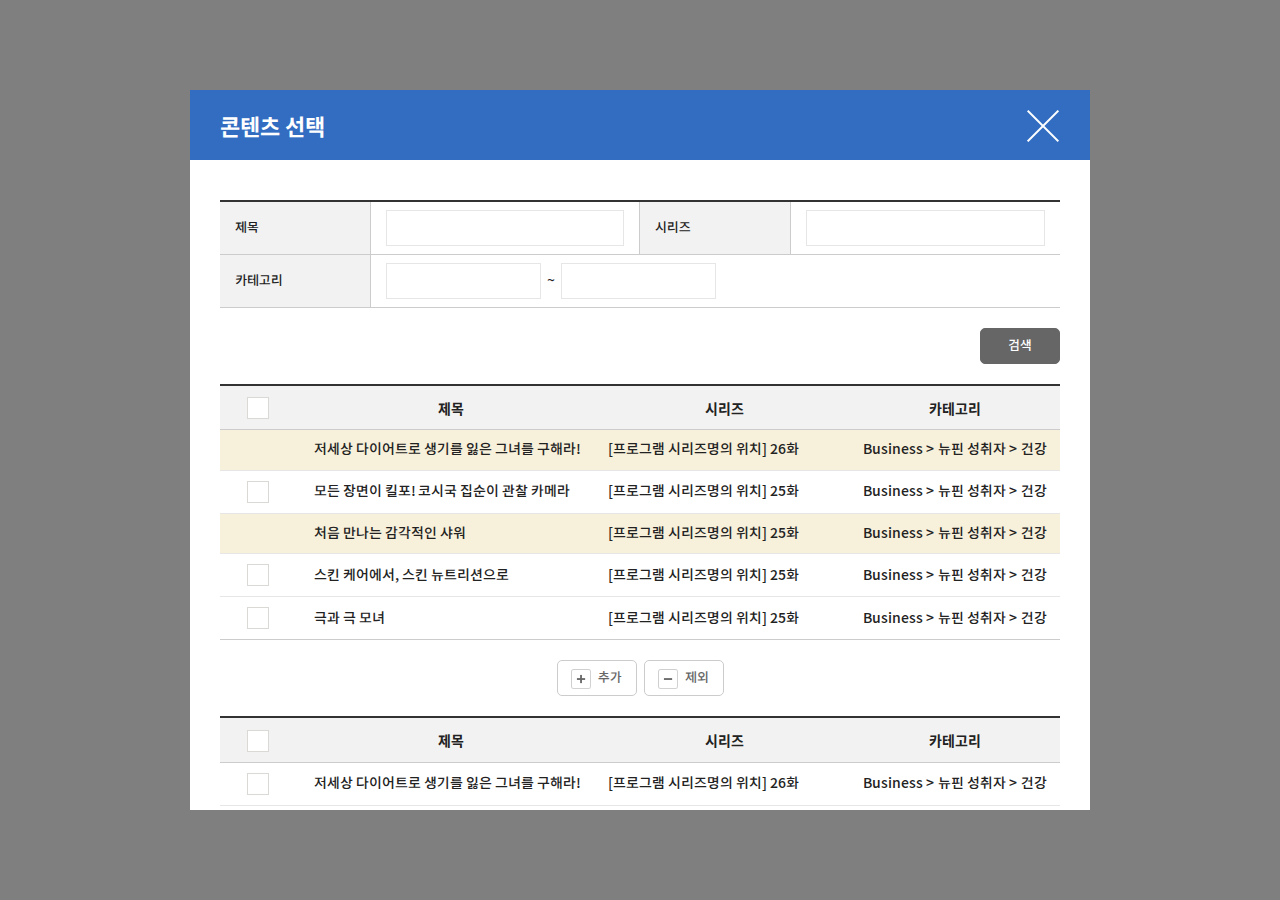
<file: admin/html/layout_popup.html>
<!DOCTYPE html>
<html lang="ko">
<head>
	<meta charset="UTF-8">
	<meta http-equiv="x-ua-compatible" content="IE=EDGE">
	<meta name="Author" content="chowoobin">
	<meta name="keywords" content="A Content">
	<meta name="description" content="A Content">
	<meta name="viewport" content="width=device-width, initial-scale=1">
	<title>A Content 관리자</title>
	<link rel="stylesheet" href="../css/reset.css">
	<link rel="stylesheet" href="../css/jquery-ui.css">
	<link rel="stylesheet" href="../css/common.css">
	<script src="../js/jquery-2.1.1.min.js"></script>
	<script src="../js/jquery-ui.js"></script>
	<script src="../js/common.js"></script>

	<!-- 가이드 확인용// -->
	<style>
		#wrap{padding:30px;}
	</style>
	<script>
		$(document).ready(function(){
			fn.popupOpen('#popup01');
			fn.popupOpen('#popup02');
		});
	</script>
	<!-- //가이드 확인용 -->
</head>

<body>
	
	<div id="wrap">
	</div>

	<!-- 팝업// -->
	<div id="popup01" class="poplayer"><!-- id값 수정 가능 -->
		<div class="inner"><!-- width 조정 필요시 style="max-width:숫자px"로 넣어주세요. -->
			<header>
				<h2>콘텐츠 선택</h2>
			</header>
			<div class="cont">
				
				<!-- 테이블// -->
				<table class="table">
					<caption>표 제목</caption>
					<colgroup>
						<col style="width:18%;">
						<col style="width:32%;">
						<col style="width:18%;">
						<col style="width:32%;">
					</colgroup>
					<tbody>
						<tr>
							<th scope="row">제목</th>
							<td>
								<input type="text">
							</td>
							<th scope="row">시리즈</th>
							<td>
								<input type="text">
							</td>
						</tr>
						<tr>
							<th scope="row">카테고리</th>
							<td colspan="3">
								<!-- 시작일부터 종료일까지 경우 : period 클래스 선언// -->
								<div class="datepicker period" style="width:50%;">
									<label for="datepicker_03">
										<input type="text" id="datepicker_03" readonly>
									</label>
									<span class="hyppen">~</span>
									<label for="datepicker_04">
										<input type="text" id="datepicker_04" readonly>
									</label>
									
									<script>
										$(function(){
											$("#datepicker_03").datepicker();
											$("#datepicker_04").datepicker();
										});
									</script>
								</div>
								<!-- //시작일부터 종료일까지 경우 : period 클래스 선언 -->
							</td>
						</tr>
					</tbody>
				</table>
				<!-- //테이블 -->

				<!-- 버튼// -->
				<div class="btn-wrap">
					<div class="fr"><!-- 오른쪽 정렬 : fr 클래스  -->
						<button type="button" class="btn gray">검색</button>
					</div>
				</div>
				<!-- //버튼 -->
				
				<!-- 그리드// -->
				<div class="grid-wrap" style="max-height:300px;"><!-- scroll 기능 필요시 style="max-height:숫자px;" 선언해주세요. -->
					<table class="grid">
						<caption>그리드 정보</caption>
						<colgroup>
							<col style="width:10%;">
							<col style="width:auto;">
							<col style="width:30%;">
							<col style="width:25%;">
						</colgroup>
						<thead>
							<tr>
								<th scope="col"><input type="checkbox" id="checkbox_all"><label for="checkbox_all"></label></th>
								<th scope="col">제목</th>
								<th scope="col">시리즈</th>
								<th scope="col">카테고리</th>
							</tr>
						</thead>
						<tbody>
							<!-- 데이터가 있을 경우// -->

							<tr class="mark"><!-- 추가되어 있는 경우 : tr class="mark" -->
								<td><input type="checkbox" id="checkbox_01"><label for="checkbox_01"></label></td>
								<td class="tal">저세상 다이어트로 생기를 잃은 그녀를 구해라!</td>
								<td class="tal">[프로그램 시리즈명의 위치] 26화</td>
								<td>Business > 뉴핀 성취자 > 건강</td>
							</tr>

							<tr>
								<td><input type="checkbox" id="checkbox_02"><label for="checkbox_02"></label></td>
								<td class="tal">모든 장면이 킬포! 코시국 집순이 관찰 카메라</td>
								<td class="tal">[프로그램 시리즈명의 위치] 25화</td>
								<td>Business > 뉴핀 성취자 > 건강</td>
							</tr>
							<tr class="mark">
								<td><input type="checkbox" id="checkbox_03"><label for="checkbox_03"></label></td>
								<td class="tal">처음 만나는 감각적인 샤워</td>
								<td class="tal">[프로그램 시리즈명의 위치] 25화</td>
								<td>Business > 뉴핀 성취자 > 건강</td>
							</tr>
							<tr>
								<td><input type="checkbox" id="checkbox_04"><label for="checkbox_04"></label></td>
								<td class="tal">스킨 케어에서, 스킨 뉴트리션으로</td>
								<td class="tal">[프로그램 시리즈명의 위치] 25화</td>
								<td>Business > 뉴핀 성취자 > 건강</td>
							</tr>
							<tr>
								<td><input type="checkbox" id="checkbox_05"><label for="checkbox_05"></label></td>
								<td class="tal">극과 극 모녀</td>
								<td class="tal">[프로그램 시리즈명의 위치] 25화</td>
								<td>Business > 뉴핀 성취자 > 건강</td>
							</tr>
							<!-- //데이터가 있을 경우 -->
						</tbody>
					</table>
				</div>
				<!-- //그리드 -->

				<!-- 버튼// -->
				<div class="btn-wrap">
					<div>
						<button type="button" class="btn white"><i class="icon add"></i>추가</button>
						<button type="button" class="btn white"><i class="icon remove"></i>제외</button>
					</div>
				</div>
				<!-- //버튼 -->
				
				<!-- 그리드// -->
				<div class="grid-wrap" style="max-height:300px;"><!-- scroll 기능 필요시 style="max-height:숫자px;" 선언해주세요. -->
					<table class="grid">
						<caption>그리드 정보</caption>
						<colgroup>
							<col style="width:10%;">
							<col style="width:auto;">
							<col style="width:30%;">
							<col style="width:25%;">
						</colgroup>
						<thead>
							<tr>
								<th scope="col"><input type="checkbox" id="checkbox_all2"><label for="checkbox_all2"></label></th>
								<th scope="col">제목</th>
								<th scope="col">시리즈</th>
								<th scope="col">카테고리</th>
							</tr>
						</thead>
						<tbody>
							<!-- 데이터가 있을 경우// -->
							<tr>
								<td><input type="checkbox" id="checkbox_06"><label for="checkbox_06"></label></td>
								<td class="tal">저세상 다이어트로 생기를 잃은 그녀를 구해라!</td>
								<td class="tal">[프로그램 시리즈명의 위치] 26화</td>
								<td>Business > 뉴핀 성취자 > 건강</td>
							</tr>
							<tr>
								<td><input type="checkbox" id="checkbox_07"><label for="checkbox_07"></label></td>
								<td class="tal">처음 만나는 감각적인 샤워</td>
								<td class="tal">[프로그램 시리즈명의 위치] 25화</td>
								<td>Business > 뉴핀 성취자 > 건강</td>
							</tr>
							<!-- //데이터가 있을 경우 -->
							
							<!-- 데이터가 없을 경우// -->
							<tr>
								<td colspan="4" class="no_data">콘텐츠를 선택해 주세요.</td>
							</tr>
							<!-- //데이터가 없을 경우 -->
						</tbody>
					</table>
				</div>
				<!-- //그리드 -->

				<!-- 버튼// -->
				<div class="btn-wrap">
					<div>
						<button type="button" class="btn big blue">적용</button>
					</div>
				</div>
				<!-- //버튼 -->

			</div>
			<button type="button" class="btn_popclose" onclick="fn.popupClose('#popup01');"><span class="hidden">팝업닫기</span></button>
		</div>
	</div>
	<!-- //팝업 -->

</body>
</html>
</file>
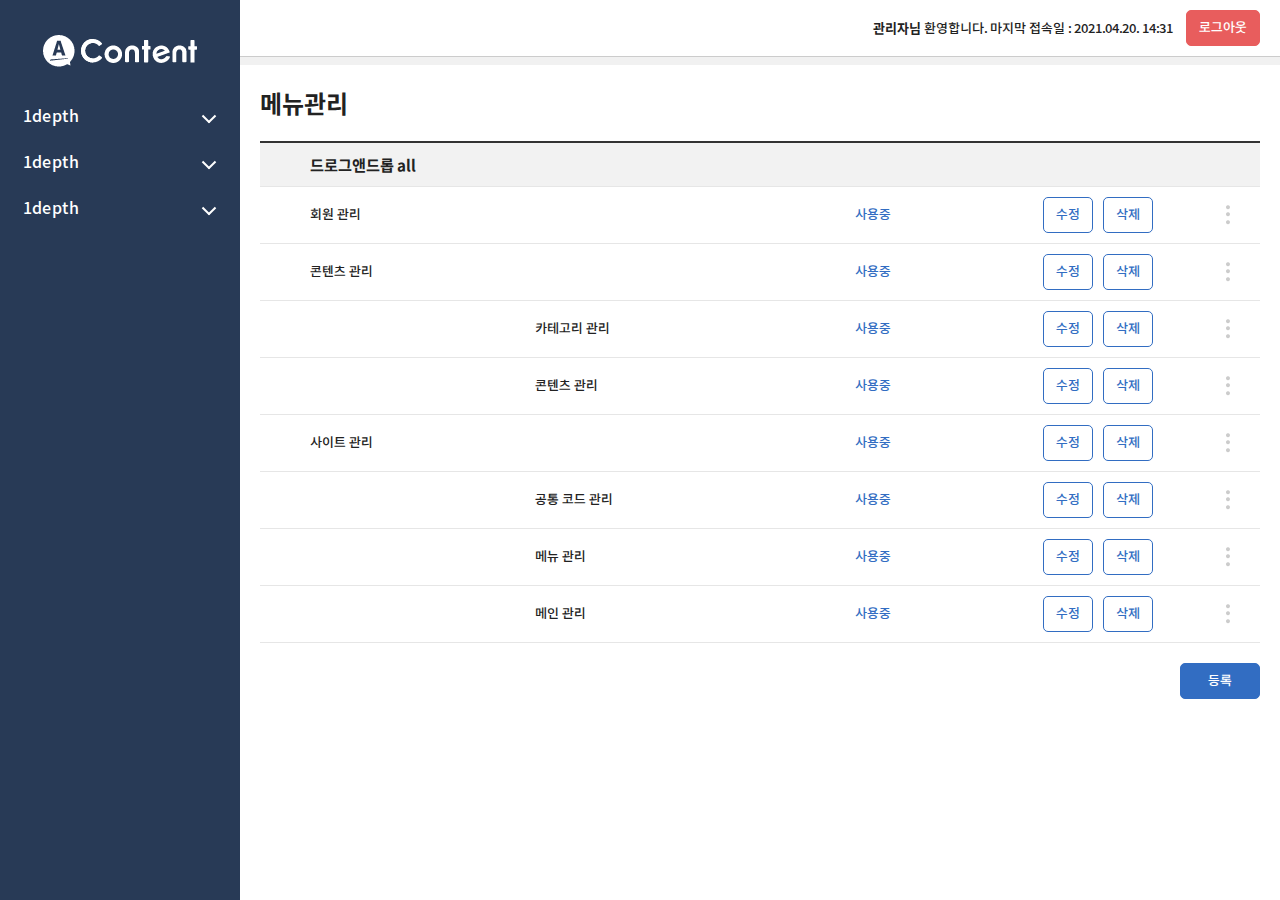
<file: admin/html/layout_sortable.html>
<!DOCTYPE html>
<html lang="ko">
<head>
	<meta charset="UTF-8">
	<meta http-equiv="x-ua-compatible" content="IE=EDGE">
	<meta name="Author" content="chowoobin">
	<meta name="keywords" content="A Content">
	<meta name="description" content="A Content">
	<meta name="viewport" content="width=device-width, initial-scale=1">
	<title>A Content 관리자</title>
	<link rel="stylesheet" href="../css/reset.css">
	<link rel="stylesheet" href="../css/jquery-ui.css">
	<link rel="stylesheet" href="../css/common.css">
	<script src="../js/jquery-2.1.1.min.js"></script>
	<script src="../js/jquery-ui.js"></script>
	<script src="../js/common.js"></script>

</head>

<body>
	<div id="wrap">

		<!-- lnb// -->
		<div id="lnb">
			<h1><a href="javascript:;"><img src="../img/logo_white.png" alt="A Content"></a></h1>
			<nav>
				<ul>
					<li><!-- 현재페이지 : li class="active" 추가 -->
						<a href="javascript:;" class="depth1">1depth</a>
						<div class="inner-menu">
							<ul>
								<li><a href="javascript:;">2depth</a></li><!-- 현재페이지 : li class="active" 추가 -->
								<li><a href="javascript:;">2depth</a></li>
								<li><a href="javascript:;">2depth</a></li>
							</ul>
						</div>
					</li>
					<li>
						<a href="javascript:;" class="depth1">1depth</a>
						<div class="inner-menu">
							<ul>
								<li><a href="javascript:;">2depth</a></li>
								<li><a href="javascript:;">2depth</a></li>
							</ul>
						</div>
					</li>
					<li>
						<a href="javascript:;" class="depth1">1depth</a>
						<div class="inner-menu">
							<ul>
								<li><a href="javascript:;">2depth</a></li>
								<li><a href="javascript:;">2depth</a></li>
								<li><a href="javascript:;">2depth</a></li>
							</ul>
						</div>
					</li>
				</ul>
			</nav>
		</div>
		<!-- //lnb -->

		<!-- content// -->
		<div id="content">

			<!-- cont-head// -->
			<section class="cont-head">
				<p><em>관리자님</em> 환영합니다. 마지막 접속일 : 2021.04.20. 14:31</p>
				<div class="util">
					<a href="javascript:;" class="btn logout">로그아웃</a>
				</div>
			</section>
			<!-- //cont-head -->

			<!-- cont-body// -->
			<section class="cont-body">

				<!-- 대제목 영역// -->
				<h2 class="h2-title">메뉴관리</h2>
				<!-- //대제목 영역 -->
				
				<!-- 드래그앤드롭// -->
				<h3 class="sortable-title">드로그앤드롭 all</h3>
				<ul id="sortable_01" class="sortable column-4">
					<!--  col 개수에 따라 숫자도 맞춰주세요. 2개일경우 column-2, 3개일경우 column-3... -->
					<li>
						<div class="col tal">
							<span class="depth1">회원 관리</span>
						</div>
						<div class="col tal">
							<span class="depth2"></span>
						</div>
						<div class="col">
							<span class="color-blue">사용중</span>
						</div>
						<div class="col">
							<button type="button" class="btn">수정</button>
							<button type="button" class="btn">삭제</button>
						</div>
					</li>
					<li>
						<div class="col tal">
							<span class="depth1">콘텐츠 관리</span>
						</div>
						<div class="col tal">
							<span class="depth2"></span>
						</div>
						<div class="col">
							<span class="color-blue">사용중</span>
						</div>
						<div class="col">
							<button type="button" class="btn">수정</button>
							<button type="button" class="btn">삭제</button>
						</div>
					</li>
					<li>
						<div class="col tal">
							<span class="depth1"></span>
						</div>
						<div class="col tal">
							<span class="depth2">카테고리 관리</span>
						</div>
						<div class="col">
							<span class="color-blue">사용중</span>
						</div>
						<div class="col">
							<button type="button" class="btn">수정</button>
							<button type="button" class="btn">삭제</button>
						</div>
					</li>
					<li>
						<div class="col tal">
							<span class="depth1"></span>
						</div>
						<div class="col tal">
							<span class="depth2">콘텐츠 관리</span>
						</div>
						<div class="col">
							<span class="color-blue">사용중</span>
						</div>
						<div class="col">
							<button type="button" class="btn">수정</button>
							<button type="button" class="btn">삭제</button>
						</div>
					</li>
					<li>
						<div class="col tal">
							<span class="depth1">사이트 관리</span>
						</div>
						<div class="col tal">
							<span class="depth2"></span>
						</div>
						<div class="col">
							<span class="color-blue">사용중</span>
						</div>
						<div class="col">
							<button type="button" class="btn">수정</button>
							<button type="button" class="btn">삭제</button>
						</div>
					</li>
					<li>
						<div class="col tal">
							<span class="depth1"></span>
						</div>
						<div class="col tal">
							<span class="depth2">공통 코드 관리</span>
						</div>
						<div class="col">
							<span class="color-blue">사용중</span>
						</div>
						<div class="col">
							<button type="button" class="btn">수정</button>
							<button type="button" class="btn">삭제</button>
						</div>
					</li>
					<li>
						<div class="col tal">
							<span class="depth1"></span>
						</div>
						<div class="col tal">
							<span class="depth2">메뉴 관리</span>
						</div>
						<div class="col">
							<span class="color-blue">사용중</span>
						</div>
						<div class="col">
							<button type="button" class="btn">수정</button>
							<button type="button" class="btn">삭제</button>
						</div>
					</li>
					<li>
						<div class="col tal">
							<span class="depth1"></span>
						</div>
						<div class="col tal">
							<span class="depth2">메인 관리</span>
						</div>
						<div class="col">
							<span class="color-blue">사용중</span>
						</div>
						<div class="col">
							<button type="button" class="btn">수정</button>
							<button type="button" class="btn">삭제</button>
						</div>
					</li>
				</ul>
				<script>
					$(function(){
						$("#sortable_01").sortable();
					});
				</script>
				<!-- //드래그앤드롭 -->

				<!-- 버튼// -->
				<div class="btn-wrap">
					<div class="fr"><!-- 오른쪽 정렬 : fr 클래스  -->
						<button type="button" class="btn blue">등록</button>
					</div>
				</div>
				<!-- //버튼 -->

			</section>
			<!-- //cont-body -->
			
		</div>
		<!-- // content -->

	</div>

</body>
</html>
</file>
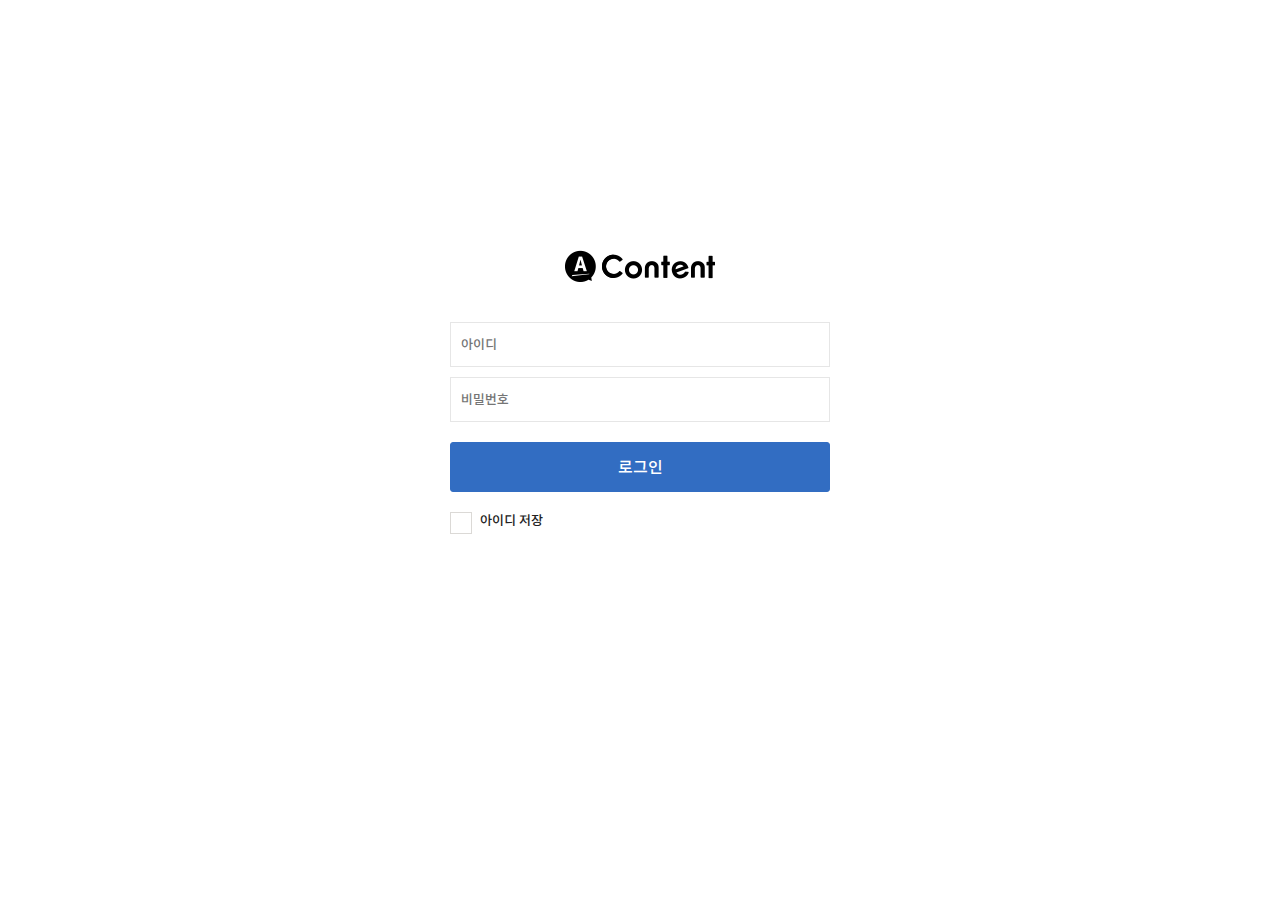
<file: admin/html/login.html>
<!DOCTYPE html>
<html lang="ko">
<head>
	<meta charset="UTF-8">
	<meta http-equiv="x-ua-compatible" content="IE=EDGE">
	<meta name="Author" content="chowoobin">
	<meta name="keywords" content="A Content">
	<meta name="description" content="A Content">
	<meta name="viewport" content="width=device-width, initial-scale=1">
	<title>A Content 관리자</title>
	<link rel="stylesheet" href="../css/reset.css">
	<link rel="stylesheet" href="../css/jquery-ui.css">
	<link rel="stylesheet" href="../css/common.css">
	<script src="../js/jquery-2.1.1.min.js"></script>
	<script src="../js/jquery-ui.js"></script>
	<script src="../js/common.js"></script>

</head>

<body>
	<div id="wrap">

		<!-- login// -->
		<div id="login">
			<form>
				<fieldset>
					<legend>로그인</legend>

					<section class="login-inner">
						<img src="../img/logo.png" class="logo" alt="Amway">
						
						<input type="text" placeholder="아이디">
						<input type="password" placeholder="비밀번호">
						<a href="javascript:;" class="btn big blue login">로그인</a>
						
						<div class="tal">
							<input type="checkbox" id="chk_01" name="chk_01"><label for="chk_01">아이디 저장</label>
						</div>
					</section>
				</fieldset>
			</form>
		</div>
		<!-- // login -->

	</div>

</body>
</html>
</file>
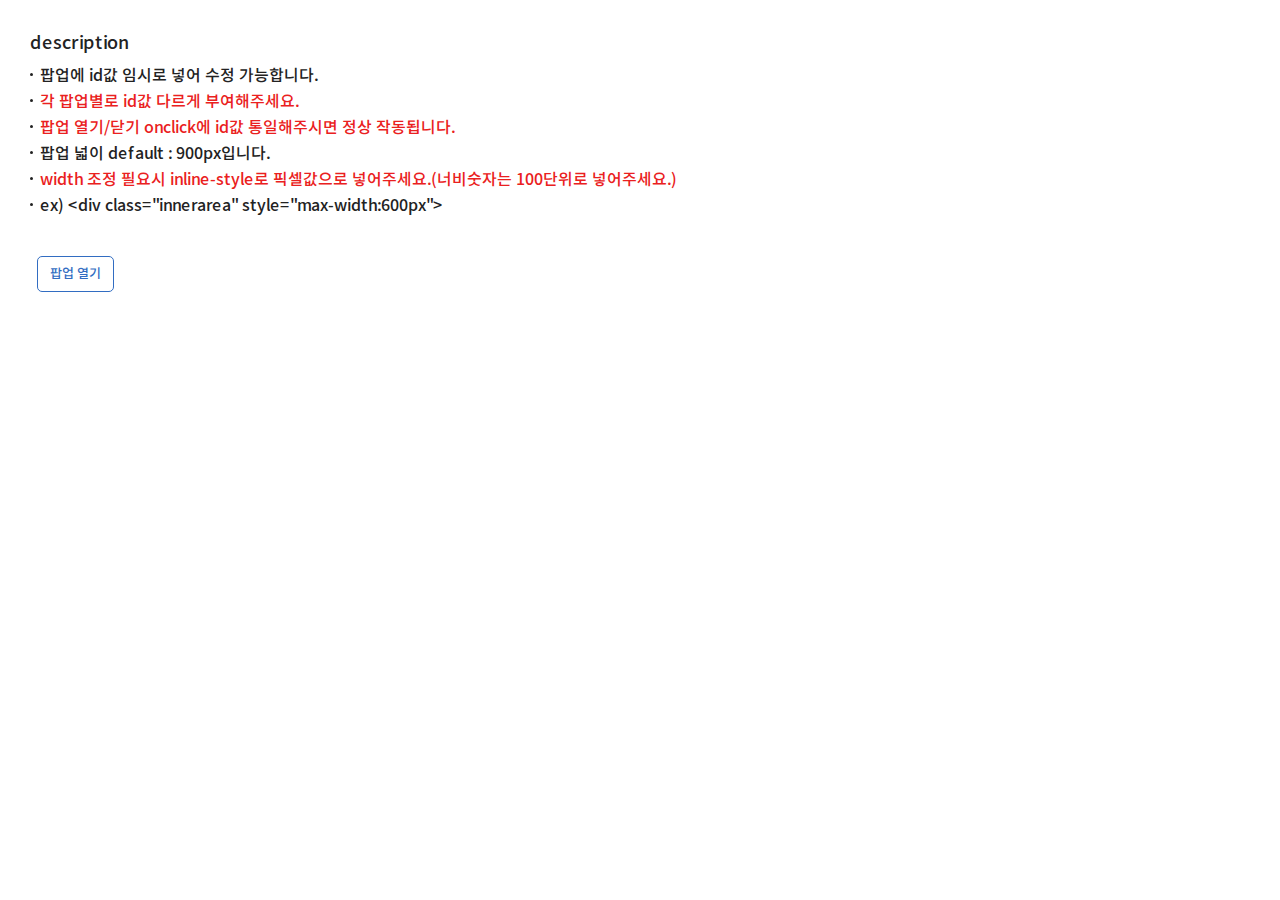
<file: admin/html/popup.html>
<!DOCTYPE html>
<html lang="ko">
<head>
	<meta charset="UTF-8">
	<meta http-equiv="x-ua-compatible" content="IE=EDGE">
	<meta name="Author" content="chowoobin">
	<meta name="keywords" content="A Content">
	<meta name="description" content="A Content">
	<meta name="viewport" content="width=device-width, initial-scale=1">
	<title>A Content 관리자</title>
	<link rel="stylesheet" href="../css/reset.css">
	<link rel="stylesheet" href="../css/jquery-ui.css">
	<link rel="stylesheet" href="../css/common.css">
	<script src="../js/jquery-2.1.1.min.js"></script>
	<script src="../js/jquery-ui.js"></script>
	<script src="../js/common.js"></script>

	<!-- 가이드 확인용// -->
	<style>
		#wrap{padding:30px;}
		.h3-title + .list-style{margin-bottom:40px;}
		.h3-title + .list-style li{font-size:16px;}
	</style>
	<!-- //가이드 확인용 -->
</head>

<body>
	
	<div id="wrap">

		<h3 class="h3-title">description</h3>
		<ul class="list-style">
			<li>팝업에 id값 임시로 넣어 수정 가능합니다.</li>
			<li class="color-red">각 팝업별로 id값 다르게 부여해주세요.</li>
			<li class="color-red">팝업 열기/닫기 onclick에 id값 통일해주시면 정상 작동됩니다.</li>
			<li>팝업 넓이 default : 900px입니다.</li>
			<li class="color-red">width 조정 필요시 inline-style로 픽셀값으로 넣어주세요.(너비숫자는 100단위로 넣어주세요.)</li>
			<li>ex) &lt;div class="innerarea" style="max-width:600px"&gt;</li>
		</ul>
		<!-- 버튼// -->
		<button type="button" class="btn" onclick="fn.popupOpen('#popup01');">팝업 열기</button>
		<!-- //버튼 -->

	</div>

	<!-- 팝업// -->
	<div id="popup01" class="poplayer"><!-- id값 수정 가능 -->
		<div class="inner"><!-- width 조정 필요시 style="max-width:숫자px"로 넣어주세요. -->
			<header>
				<h2>head</h2>
			</header>
			<div class="cont">
				<div class="cont-inner">
					contents
				</div>
			</div>
			<button type="button" class="btn_popclose" onclick="fn.popupClose('#popup01');"><span class="hidden">팝업닫기</span></button>
		</div>
	</div>
	<!-- //팝업 -->

</body>
</html>
</file>
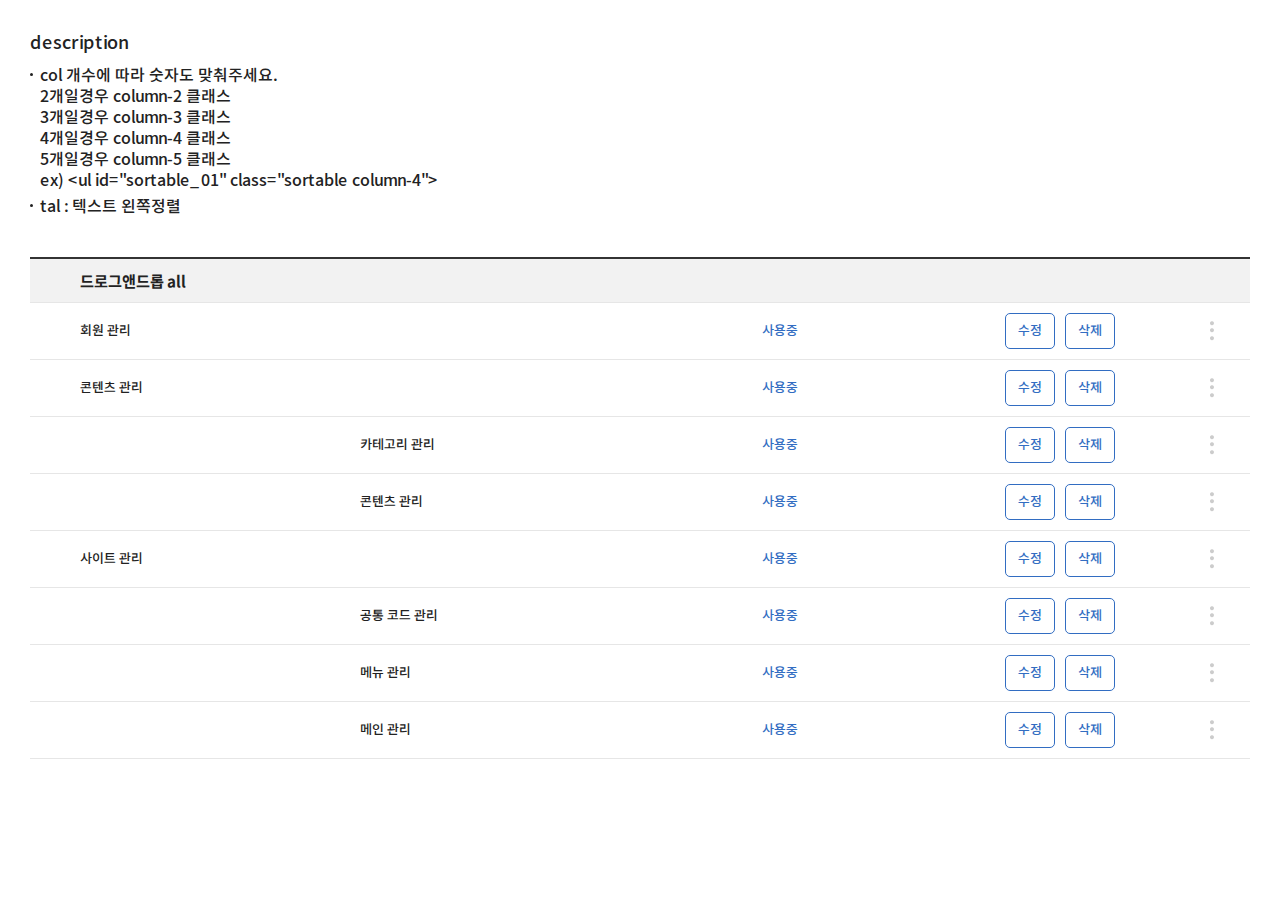
<file: admin/html/sortable.html>
<!DOCTYPE html>
<html lang="ko">
<head>
	<meta charset="UTF-8">
	<meta http-equiv="x-ua-compatible" content="IE=EDGE">
	<meta name="Author" content="chowoobin">
	<meta name="keywords" content="A Content">
	<meta name="description" content="A Content">
	<meta name="viewport" content="width=device-width, initial-scale=1">
	<title>A Content 관리자</title>
	<link rel="stylesheet" href="../css/reset.css">
	<link rel="stylesheet" href="../css/jquery-ui.css">
	<link rel="stylesheet" href="../css/common.css">
	<script src="../js/jquery-2.1.1.min.js"></script>
	<script src="../js/jquery-ui.js"></script>
	<script src="../js/common.js"></script>

	<!-- 가이드 확인용// -->
	<style>
		#wrap{padding:30px;}
		.h3-title + .list-style{margin-bottom:40px;}
		.h3-title + .list-style li{font-size:16px;}
	</style>
	<!-- //가이드 확인용 -->
</head>

<body>
	<div id="wrap">
		

		<h3 class="h3-title">description</h3>
		<ul class="list-style">
			<li>col 개수에 따라 숫자도 맞춰주세요.<br>
				2개일경우 column-2 클래스<br>
				3개일경우 column-3 클래스<br>
				4개일경우 column-4 클래스<br>
				5개일경우 column-5 클래스<br>
				ex) &lt;ul id="sortable_01" class="sortable column-4"&gt;
			</li>
			<li>
				tal : 텍스트 왼쪽정렬
			</li>
		</ul>

		<!-- 드래그앤드롭// -->
		<h3 class="sortable-title">드로그앤드롭 all</h3>
		<ul id="sortable_01" class="sortable column-4">
			<!--  col 개수에 따라 숫자도 맞춰주세요. 2개일경우 column-2, 3개일경우 column-3... -->
			<li>
				<div class="col tal">
					<span class="depth1">회원 관리</span>
				</div>
				<div class="col tal">
					<span class="depth2"></span>
				</div>
				<div class="col">
					<span class="color-blue">사용중</span>
				</div>
				<div class="col">
					<button type="button" class="btn">수정</button>
					<button type="button" class="btn">삭제</button>
				</div>
			</li>
			<li>
				<div class="col tal">
					<span class="depth1">콘텐츠 관리</span>
				</div>
				<div class="col tal">
					<span class="depth2"></span>
				</div>
				<div class="col">
					<span class="color-blue">사용중</span>
				</div>
				<div class="col">
					<button type="button" class="btn">수정</button>
					<button type="button" class="btn">삭제</button>
				</div>
			</li>
			<li>
				<div class="col tal">
					<span class="depth1"></span>
				</div>
				<div class="col tal">
					<span class="depth2">카테고리 관리</span>
				</div>
				<div class="col">
					<span class="color-blue">사용중</span>
				</div>
				<div class="col">
					<button type="button" class="btn">수정</button>
					<button type="button" class="btn">삭제</button>
				</div>
			</li>
			<li>
				<div class="col tal">
					<span class="depth1"></span>
				</div>
				<div class="col tal">
					<span class="depth2">콘텐츠 관리</span>
				</div>
				<div class="col">
					<span class="color-blue">사용중</span>
				</div>
				<div class="col">
					<button type="button" class="btn">수정</button>
					<button type="button" class="btn">삭제</button>
				</div>
			</li>
			<li>
				<div class="col tal">
					<span class="depth1">사이트 관리</span>
				</div>
				<div class="col tal">
					<span class="depth2"></span>
				</div>
				<div class="col">
					<span class="color-blue">사용중</span>
				</div>
				<div class="col">
					<button type="button" class="btn">수정</button>
					<button type="button" class="btn">삭제</button>
				</div>
			</li>
			<li>
				<div class="col tal">
					<span class="depth1"></span>
				</div>
				<div class="col tal">
					<span class="depth2">공통 코드 관리</span>
				</div>
				<div class="col">
					<span class="color-blue">사용중</span>
				</div>
				<div class="col">
					<button type="button" class="btn">수정</button>
					<button type="button" class="btn">삭제</button>
				</div>
			</li>
			<li>
				<div class="col tal">
					<span class="depth1"></span>
				</div>
				<div class="col tal">
					<span class="depth2">메뉴 관리</span>
				</div>
				<div class="col">
					<span class="color-blue">사용중</span>
				</div>
				<div class="col">
					<button type="button" class="btn">수정</button>
					<button type="button" class="btn">삭제</button>
				</div>
			</li>
			<li>
				<div class="col tal">
					<span class="depth1"></span>
				</div>
				<div class="col tal">
					<span class="depth2">메인 관리</span>
				</div>
				<div class="col">
					<span class="color-blue">사용중</span>
				</div>
				<div class="col">
					<button type="button" class="btn">수정</button>
					<button type="button" class="btn">삭제</button>
				</div>
			</li>
		</ul>
		<script>
			$(function(){
				$("#sortable_01").sortable();
			});
		</script>
		<!-- //드래그앤드롭 -->

	</div>

</body>
</html>
</file>
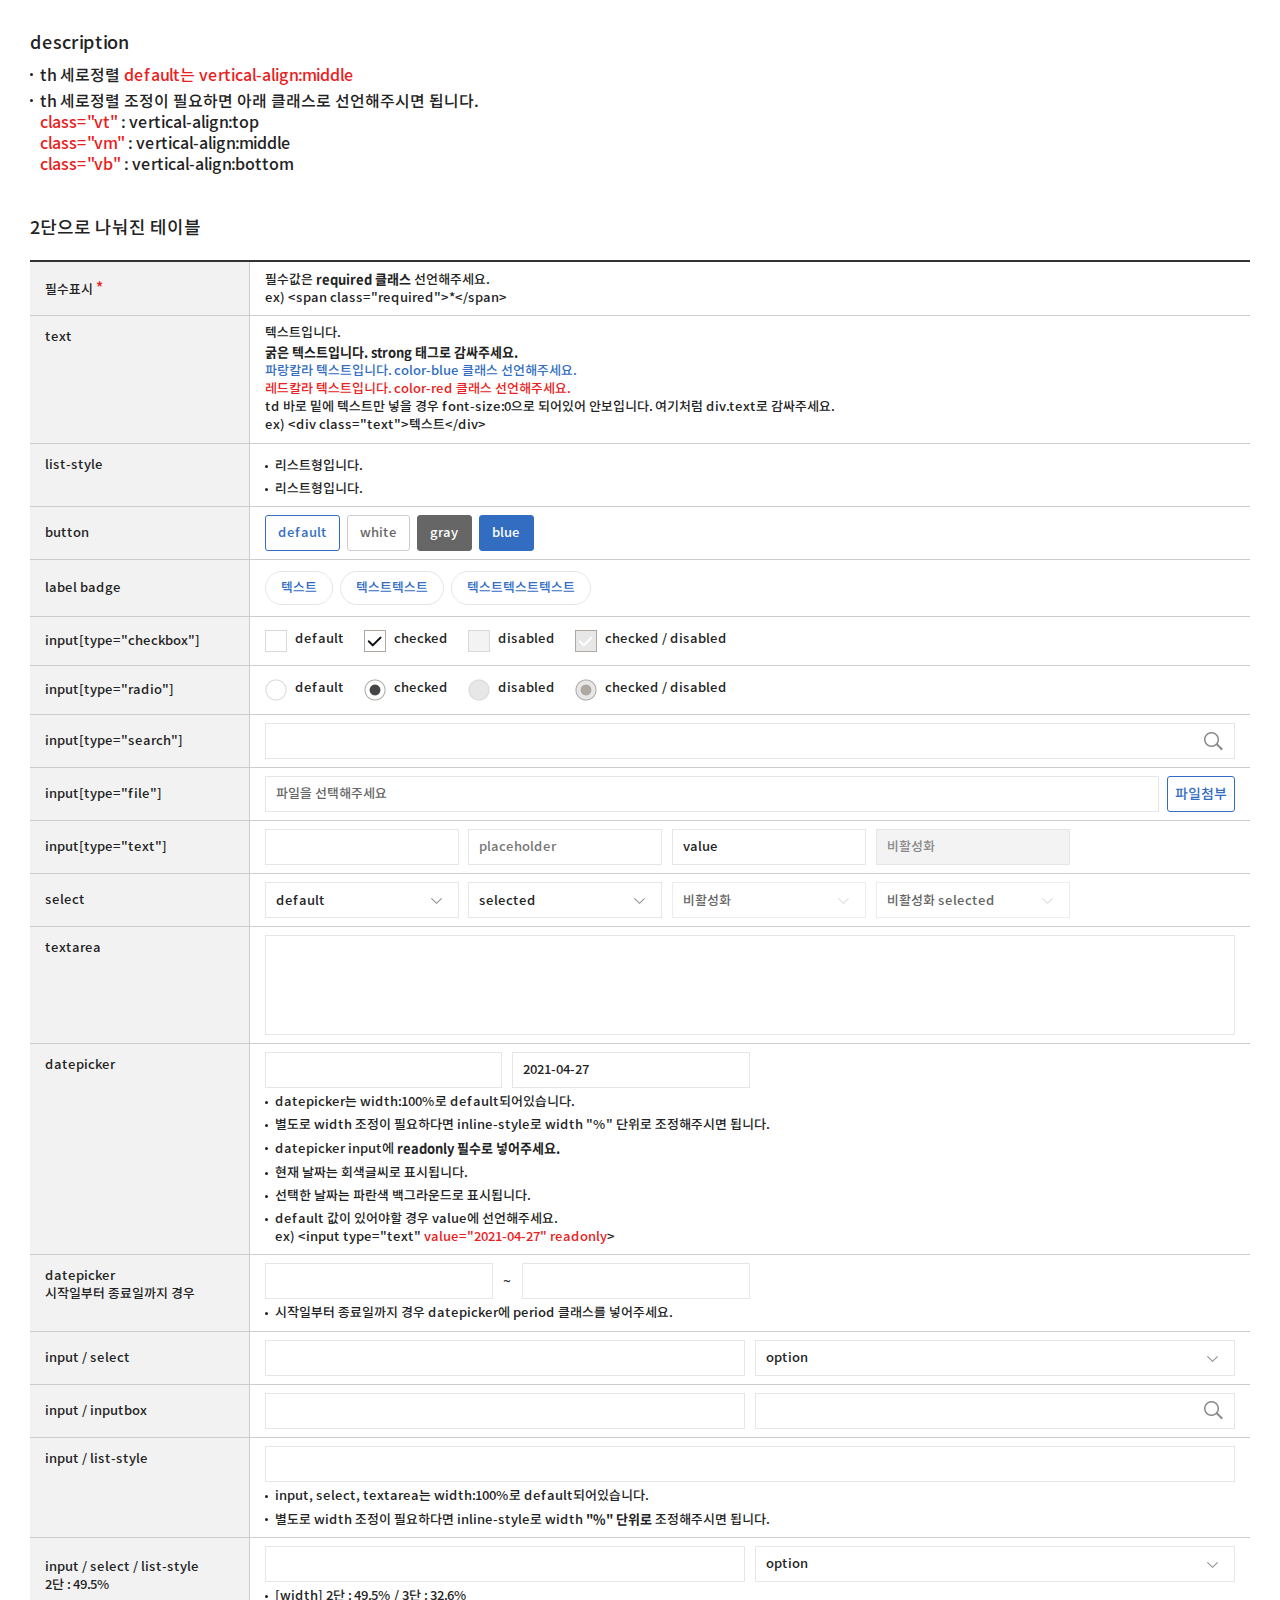
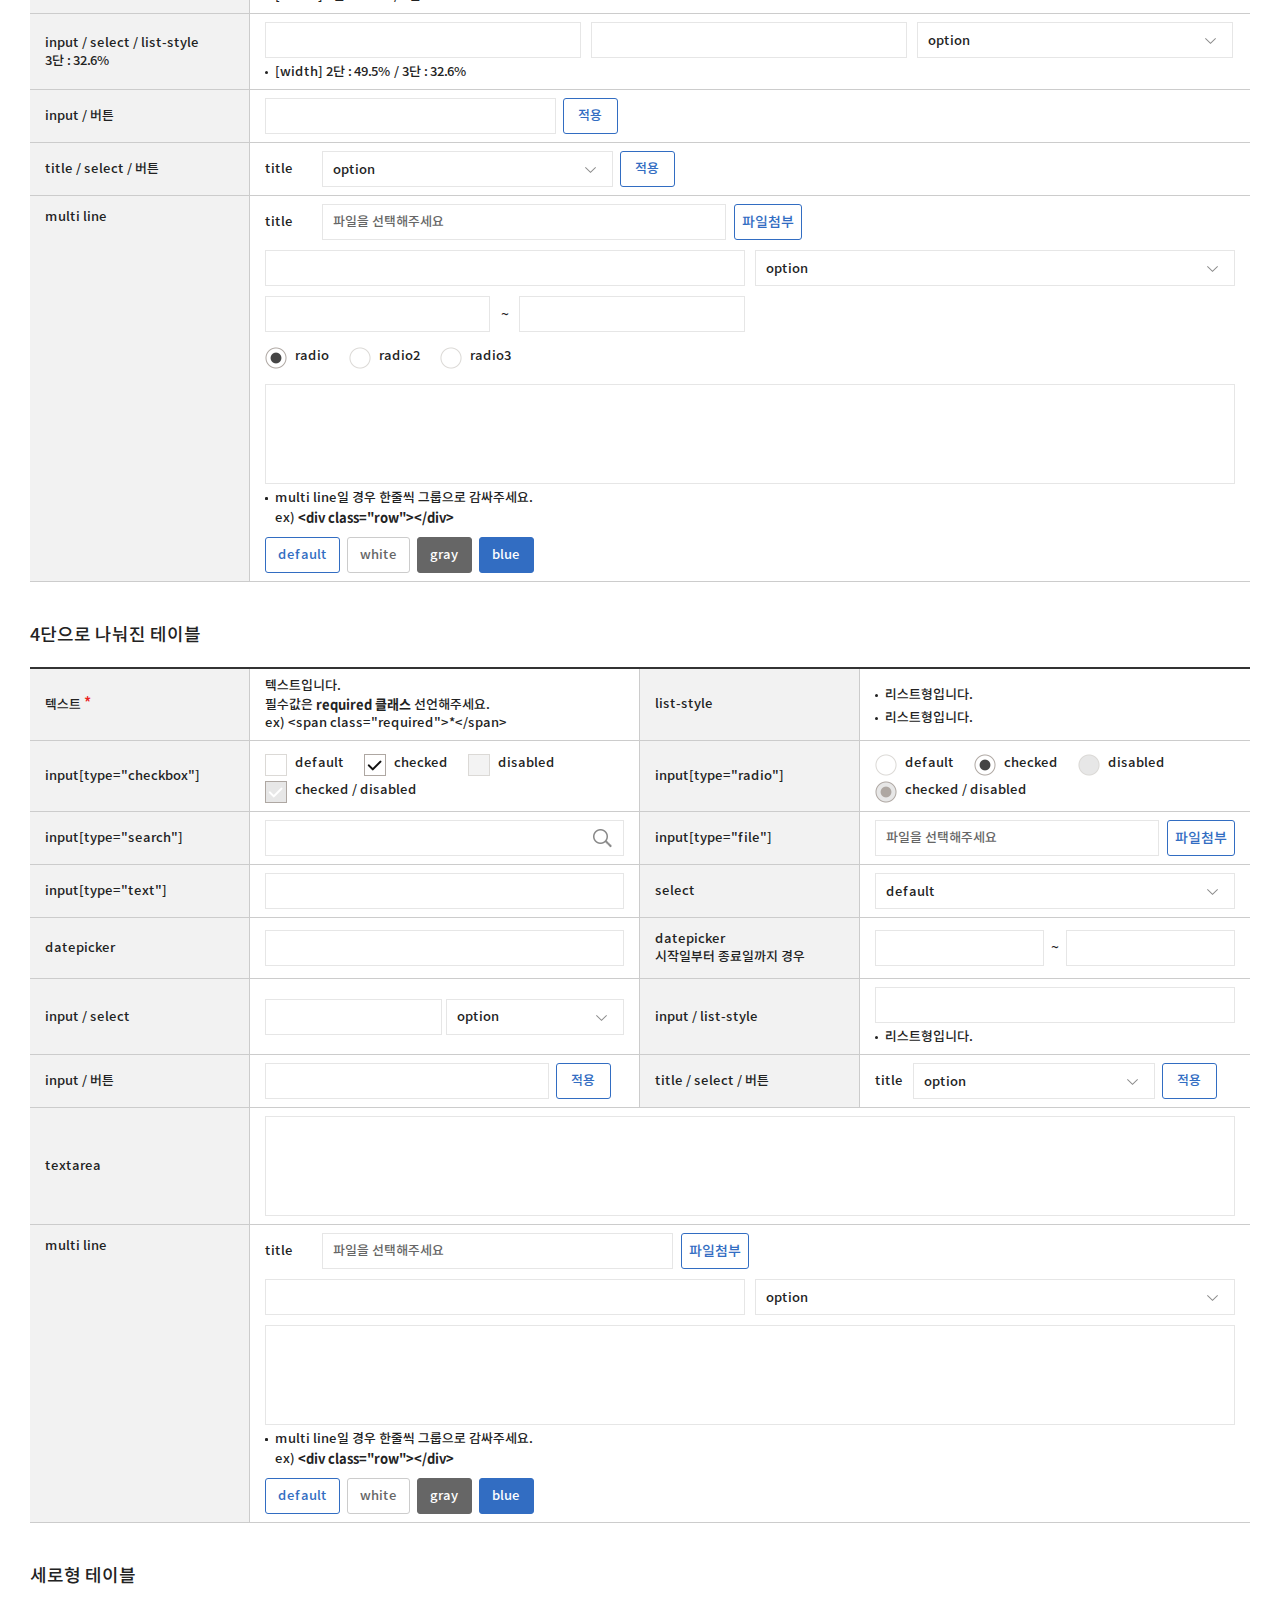
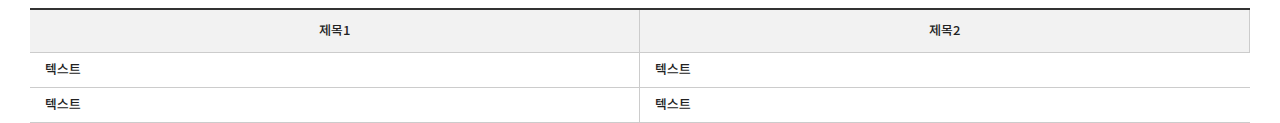
<file: admin/html/table.html>
<!DOCTYPE html>
<html lang="ko">
<head>
	<meta charset="UTF-8">
	<meta http-equiv="x-ua-compatible" content="IE=EDGE">
	<meta name="Author" content="chowoobin">
	<meta name="keywords" content="A Content">
	<meta name="description" content="A Content">
	<meta name="viewport" content="width=device-width, initial-scale=1">
	<title>A Content 관리자</title>
	<link rel="stylesheet" href="../css/reset.css">
	<link rel="stylesheet" href="../css/jquery-ui.css">
	<link rel="stylesheet" href="../css/common.css">
	<script src="../js/jquery-2.1.1.min.js"></script>
	<script src="../js/jquery-ui.js"></script>
	<script src="../js/common.js"></script>

	<!-- 가이드 확인용// -->
	<style>
		#wrap{padding:30px;}
		.h3-title{margin-top:40px;}
		.h3-title:first-child{margin-top:0;}
		.h3-title + .list-style li{font-size:16px;}
	</style>
	<!-- //가이드 확인용 -->
</head>

<body>
	<div id="wrap">
		

		<h3 class="h3-title">description</h3>
		<ul class="list-style">
			<li>th 세로정렬 <span class="color-red">default는 vertical-align:middle</span></li>
			<li>
				th 세로정렬 조정이 필요하면 아래 클래스로 선언해주시면 됩니다.<br>
				<span class="color-red">class="vt"</span> : vertical-align:top<br>
				<span class="color-red">class="vm"</span> : vertical-align:middle<br>
				<span class="color-red">class="vb"</span> : vertical-align:bottom
			</li>
		</ul>


		<h3 class="h3-title">2단으로 나눠진 테이블</h3>

		<!-- 테이블// -->
		<table class="table">
			<caption>표 제목</caption>
			<colgroup>
				<col style="width:18%;">
				<col style="width:auto;">
			</colgroup>
			<tbody>
				<tr>
					<th scope="row">필수표시 <span class="required">*</span></th>
					<td>
						<div class="text">
							필수값은 <strong>required 클래스</strong> 선언해주세요.<br>
							ex) &lt;span class="required"&gt;*&lt;/span&gt;
						</div>
					</td>
				</tr>
				<tr>
					<th scope="row" class="vt">text</th>
					<td>
						<div class="text">
							텍스트입니다.<br>
							<strong>굵은 텍스트입니다. strong 태그로 감싸주세요.</strong><br>
							<span class="color-blue">파랑칼라 텍스트입니다. color-blue 클래스 선언해주세요.</span><br>
							<span class="color-red">레드칼라 텍스트입니다. color-red 클래스 선언해주세요.</span><br>
							td 바로 밑에 텍스트만 넣을 경우 font-size:0으로 되어있어 안보입니다. 여기처럼 div.text로 감싸주세요.<br>
							ex) &lt;div class="text"&gt;텍스트&lt;/div&gt;
						</div>
					</td>
				</tr>
				<tr>
					<th scope="row" class="vt">list-style</th>
					<td>
						<ul class="list-style">
							<li>리스트형입니다.</li>
							<li>리스트형입니다.</li>
						</ul>
					</td>
				</tr>
				<tr>
					<th scope="row">button</th>
					<td>
						<a href="javascript:;" class="btn">default</a>
						<a href="javascript:;" class="btn white">white</a>
						<a href="javascript:;" class="btn gray">gray</a>
						<a href="javascript:;" class="btn blue">blue</a>
					</td>
				</tr>
				<tr>
					<th scope="row">label badge</th>
					<td>
						<span class="label">텍스트</span>
						<span class="label">텍스트텍스트</span>
						<span class="label">텍스트텍스트텍스트</span>
					</td>
				</tr>
				<tr>
					<th scope="row">input[type="checkbox"]</th>
					<td>
						<input type="checkbox" id="chk_01"><label for="chk_01">default</label>
						<input type="checkbox" id="chk_02" checked><label for="chk_02">checked</label><!-- 체크 -->
						<input type="checkbox" id="chk_03" disabled><label for="chk_03">disabled</label><!-- 비활성화 -->
						<input type="checkbox" id="chk_04" checked disabled><label for="chk_04">checked / disabled</label><!-- 체크비활성화 -->
					</td>
				</tr>
				<tr>
					<th scope="row">input[type="radio"]</th>
					<td>
						<input type="radio" id="rdo_01" name="rdo_01"><label for="rdo_01">default</label>
						<input type="radio" id="rdo_02" name="rdo_01" checked><label for="rdo_02">checked</label><!-- 체크 -->
						<input type="radio" id="rdo_03" name="rdo_02" disabled><label for="rdo_03">disabled</label><!-- 비활성화 -->
						<input type="radio" id="rdo_04" name="rdo_02" checked disabled><label for="rdo_04">checked / disabled</label><!-- 체크비활성화 -->
					</td>
				</tr>
				<tr>
					<th scope="row">input[type="search"]</th>
					<td>
						<div class="inputbox">
							<input type="search" id="">
							<label for="" class="hidden">입력해주세요.</label>
							<a href="javascript:;" class="btn_search">검색하기</a>
						</div>
					</td>
				</tr>
				<tr>
					<th scope="row">input[type="file"]</th>
					<td>
						<div class="filebox">
							<input type="file" id="file_01" name="file_01" class="hidden">
							<input class="upload-name" value="파일을 선택해주세요" disabled>
							<label for="file_01">파일첨부</label>
						</div>
					</td>
				</tr>
				<tr>
					<th scope="row">input[type="text"]</th>
					<td>
						<input type="text" style="width:20%;">
						<input type="text" placeholder="placeholder" style="width:20%;">
						<input type="text" value="value" style="width:20%;">
						<input type="text" value="비활성화" disabled style="width:20%;"><!-- 비활성화 -->
					</td>
				</tr>
				<tr>
					<th scope="row">select</th>
					<td>
						<div class="selectbox" style="width:20%;">
							<select name="" id="" title="">
								<option value="">default</option>
								<option value="">option22</option>
							</select>
						</div>
						<div class="selectbox" style="width:20%;">
							<select name="" id="" title="">
								<option value="">option</option>
								<option value="" selected>selected</option><!-- 선택됨 : selected -->
							</select>
						</div>
						<div class="selectbox" style="width:20%;">
							<select name="" id="" title="" disabled><!-- 비활성화 -->
								<option value="">비활성화</option>
								<option value="">option22</option>
							</select>
						</div>
						<div class="selectbox" style="width:20%;">
							<select name="" id="" title="" disabled><!-- 비활성화 -->
								<option value="">비활성화</option>
								<option value="" selected>비활성화 selected</option><!-- 선택됨 : selected -->
							</select>
						</div>
					</td>
				</tr>
				<tr>
					<th scope="row" class="vt">textarea</th>
					<td>
						<textarea name="textarea_01" id="textarea_01"></textarea>
					</td>
				</tr>
				<tr>
					<th scope="row" class="vt">datepicker</th>
					<td>
						<!-- default// -->
						<div class="datepicker" style="width:24.5%;">
							<label for="datepicker_01">
								<input type="text" id="datepicker_01" readonly>
							</label>
							
							<script>
								$(function(){
									$("#datepicker_01").datepicker();
								});
							</script>
						</div>
						<!-- //default -->

						<!-- 값이 있을 경우 : value 선언// -->
						<div class="datepicker" style="width:24.5%;">
							<label for="datepicker_02">
								<input type="text" id="datepicker_02" value="2021-04-27" readonly>
							</label>
							
							<script>
								$(function(){
									$("#datepicker_02").datepicker();
								});
							</script>
						</div>
						<!-- //값이 있을 경우 : value 선언 -->

						<ul class="list-style">
							<li>datepicker는 width:100%로 default되어있습니다.</li>
							<li>별도로 width 조정이 필요하다면 inline-style로 width "%" 단위로 조정해주시면 됩니다.</li>
							<li>datepicker input에 <strong>readonly 필수로 넣어주세요.</strong></li>
							<li>현재 날짜는 회색글씨로 표시됩니다.</li>
							<li>선택한 날짜는 파란색 백그라운드로 표시됩니다.</li>
							<li>default 값이 있어야할 경우 value에 선언해주세요.<br>
								ex) &lt;input type="text" <span class="color-red">value="2021-04-27" readonly</span>&gt;
							</li>
						</ul>
					</td>
				</tr>
				<tr>
					<th scope="row" class="vt">datepicker<br>시작일부터 종료일까지 경우</th>
					<td>
						<!-- 시작일부터 종료일까지 경우 : period 클래스 선언// -->
						<div class="datepicker period" style="width:50%;">
							<label for="datepicker_03">
								<input type="text" id="datepicker_03" readonly>
							</label>
							<span class="hyppen">~</span>
							<label for="datepicker_04">
								<input type="text" id="datepicker_04" readonly>
							</label>
							
							<script>
								$(function(){
									$("#datepicker_03").datepicker();
									$("#datepicker_04").datepicker();
								});
							</script>
						</div>
						<!-- //시작일부터 종료일까지 경우 : period 클래스 선언 -->

						<ul class="list-style">
							<li>시작일부터 종료일까지 경우 datepicker에 period 클래스를 넣어주세요.</li>
						</ul>
					</td>
				</tr>
				<tr>
					<th scope="row">input / select</th>
					<td>
						<input type="text" style="width:49.5%;">
						<div class="selectbox" style="width:49.5%;">
							<select name="" id="">
								<option value="">option</option>
								<option value="">option22</option>
							</select>
						</div>
					</td>
				</tr>
				<tr>
					<th scope="row">input / inputbox</th>
					<td>
						<input type="text" style="width:49.5%;">
						<div class="inputbox" style="width:49.5%;">
							<input type="text" id="">
							<label for="" class="hidden">입력해주세요.</label>
							<a href="javascript:;" class="btn_search">검색하기</a>
						</div>
					</td>
				</tr>
				<tr>
					<th scope="row" class="vt">input / list-style</th>
					<td>
						<input type="text" id="">
						<ul class="list-style">
							<li>input, select, textarea는 width:100%로 default되어있습니다.</li>
							<li>별도로 width 조정이 필요하다면 inline-style로 width <strong>"%" 단위로</strong> 조정해주시면 됩니다.</li>
						</ul>
					</td>
				</tr>
				<tr>
					<th scope="row">input / select / list-style<br>2단 : 49.5%</th>
					<td>
						<input type="text" style="width:49.5%;">
						<div class="selectbox" style="width:49.5%;">
							<select name="" id="">
								<option value="">option</option>
								<option value="">option22</option>
							</select>
						</div>
						<ul class="list-style">
							<li>[width] 2단 : 49.5% / 3단 : 32.6%</li>
						</ul>
					</td>
				</tr>
				<tr>
					<th scope="row">input / select / list-style<br>3단 : 32.6%</th>
					<td>
						<input type="text" style="width:32.6%;">
						<input type="text" style="width:32.6%;">
						<div class="selectbox" style="width:32.6%;">
							<select name="" id="">
								<option value="">option</option>
								<option value="">option22</option>
							</select>
						</div>
						<ul class="list-style">
							<li>[width] 2단 : 49.5% / 3단 : 32.6%</li>
						</ul>
					</td>
				</tr>
				<tr>
					<th scope="row">input / 버튼</th>
					<td>
						<input type="text" id="" style="width:30%;">
						<label for="" class="hidden">입력해주세요.</label>
						<a href="javascript:;" class="btn">적용</a>
					</td>
				</tr>
				<tr>
					<th scope="row">title / select / 버튼</th>
					<td>
						<span class="title">title</span>
						<div class="selectbox" style="width:30%;">
							<select name="" id="" title="">
								<option value="">option</option>
								<option value="">option22</option>
							</select>
						</div>
						<a href="javascript:;" class="btn">적용</a>
					</td>
				</tr>
				<tr>
					<th scope="row" class="vt">multi line</th>
					<td>
						<div class="row">
							<span class="title">title</span>
							<div class="filebox" style="width:49.5%;">
								<input type="file" id="file_02" name="file_02" class="hidden">
								<input class="upload-name" value="파일을 선택해주세요" disabled>
								<label for="file_02">파일첨부</label>
							</div>
						</div>
						<div class="row">
							<input type="text" style="width:49.5%;">
							<div class="selectbox" style="width:49.5%;">
								<select name="" id="">
									<option value="">option</option>
									<option value="">option22</option>
								</select>
							</div>
						</div>
						<div class="row">
							<div class="datepicker period" style="width:49.5%">
								<label for="datepicker_05">
									<input type="text" id="datepicker_05" readonly>
								</label>
								<span class="hyppen">~</span>
								<label for="datepicker_06">
									<input type="text" id="datepicker_06" readonly>
								</label>

								<script>
									$(function(){
										$("#datepicker_05").datepicker();
										$("#datepicker_06").datepicker();
									});
								</script>
							</div>
						</div>
						<div class="row">
							<input type="radio" id="rdo_05" name="rdo_05" checked><label for="rdo_05">radio</label>
							<input type="radio" id="rdo_06" name="rdo_05"><label for="rdo_06">radio2</label>
							<input type="radio" id="rdo_07" name="rdo_05"><label for="rdo_07">radio3</label>
						</div>
						<div class="row">
							<textarea name="" id="" class="textarea"></textarea>
							<ul class="list-style">
								<li></li>
								<li>multi line일 경우 한줄씩 그룹으로 감싸주세요.<br>
									ex) <strong>&lt;div class="row"&gt;&lt;/div&gt;</strong>
								</li>
							</ul>
						</div>
						<div class="row">
							<a href="javascript:;" class="btn">default</a>
							<a href="javascript:;" class="btn white">white</a>
							<a href="javascript:;" class="btn gray">gray</a>
							<a href="javascript:;" class="btn blue">blue</a>
						</div>
					</td>
				</tr>
			</tbody>
		</table>
		<!-- //테이블 -->


		<h3 class="h3-title">4단으로 나눠진 테이블</h3>

		<!-- 테이블// -->
		<table class="table">
			<caption>표 제목</caption>
			<colgroup>
				<col style="width:18%;">
				<col style="width:32%;">
				<col style="width:18%;">
				<col style="width:32%;">
			</colgroup>
			<tbody>
				<tr>
					<th scope="row">텍스트 <span class="required">*</span></th>
					<td>
						<div class="text">
							텍스트입니다.<br>
							필수값은 <strong>required 클래스</strong> 선언해주세요.<br>
							ex) &lt;span class="required"&gt;*&lt;/span&gt;
						</div>
					</td>
					<th scope="row">list-style</th>
					<td>
						<ul class="list-style">
							<li>리스트형입니다.</li>
							<li>리스트형입니다.</li>
						</ul>
					</td>
				</tr>
				<tr>
					<th scope="row">input[type="checkbox"]</th>
					<td>
						<input type="checkbox" id="chk_05"><label for="chk_05">default</label>
						<input type="checkbox" id="chk_06" checked><label for="chk_06">checked</label><!-- 체크 -->
						<input type="checkbox" id="chk_07" disabled><label for="chk_07">disabled</label><!-- 비활성화 -->
						<input type="checkbox" id="chk_08" checked disabled><label for="chk_08">checked / disabled</label><!-- 체크비활성화 -->
					</td>
					<th scope="row">input[type="radio"]</th>
					<td>
						<input type="radio" id="rdo_08" name="rdo_08"><label for="rdo_08">default</label>
						<input type="radio" id="rdo_09" name="rdo_08" checked><label for="rdo_09">checked</label><!-- 체크 -->
						<input type="radio" id="rdo_10" name="rdo_10" disabled><label for="rdo_10">disabled</label><!-- 비활성화 -->
						<input type="radio" id="rdo_11" name="rdo_10" checked disabled><label for="rdo_11">checked / disabled</label><!-- 체크비활성화 -->
					</td>
				</tr>
				<tr>
					<th scope="row">input[type="search"]</th>
					<td>
						<div class="inputbox">
							<input type="search" id="">
							<label for="" class="hidden">입력해주세요.</label>
							<a href="javascript:;" class="btn_search">검색하기</a>
						</div>
					</td>
					<th scope="row">input[type="file"]</th>
					<td>
						<div class="filebox">
							<input type="file" id="file_03" name="file_03" class="hidden">
							<input class="upload-name" value="파일을 선택해주세요" disabled>
							<label for="file_03">파일첨부</label>
						</div>
					</td>
				</tr>
				<tr>
					<th scope="row">input[type="text"]</th>
					<td>
						<input type="text">
					</td>
					<th scope="row">select</th>
					<td>
						<div class="selectbox">
							<select name="" id="" title="">
								<option value="">default</option>
								<option value="">option22</option>
							</select>
						</div>
					</td>
				</tr>
				<tr>
					<th scope="row">datepicker</th>
					<td>
						<!-- default// -->
						<div class="datepicker">
							<label for="datepicker_07">
								<input type="text" id="datepicker_07" readonly>
							</label>
							
							<script>
								$(function(){
									$("#datepicker_07").datepicker();
								});
							</script>
						</div>
						<!-- //default -->
					</td>
					<th scope="row">datepicker<br>시작일부터 종료일까지 경우</th>
					<td>
						<!-- 시작일부터 종료일까지 경우 : period 클래스 선언// -->
						<div class="datepicker period">
							<label for="datepicker_08">
								<input type="text" id="datepicker_08" readonly>
							</label>
							<span class="hyppen">~</span>
							<label for="datepicker_09">
								<input type="text" id="datepicker_09" readonly>
							</label>
							
							<script>
								$(function(){
									$("#datepicker_08").datepicker();
									$("#datepicker_09").datepicker();
								});
							</script>
						</div>
						<!-- //시작일부터 종료일까지 경우 : period 클래스 선언 -->
					</td>
				</tr>
				<tr>
					<th scope="row">input / select</th>
					<td>
						<input type="text" style="width:49.5%;">
						<div class="selectbox" style="width:49.5%;">
							<select name="" id="">
								<option value="">option</option>
								<option value="">option22</option>
							</select>
						</div>
					</td>
					<th scope="row">input / list-style</th>
					<td>
						<input type="text" id="">
						<ul class="list-style">
							<li>리스트형입니다.</li>
						</ul>
					</td>
				</tr>
				<tr>
					<th scope="row">input / 버튼</th>
					<td>
						<input type="text" id="" style="width:79%;">
						<label for="" class="hidden">입력해주세요.</label>
						<a href="javascript:;" class="btn">적용</a>
					</td>
					<th scope="row">title / select / 버튼</th>
					<td>
						<span class="title">title</span>
						<div class="selectbox" style="width:67%;">
							<select name="" id="" title="">
								<option value="">option</option>
								<option value="">option22</option>
							</select>
						</div>
						<a href="javascript:;" class="btn">적용</a>
					</td>
				</tr>
				<tr>
					<th scope="row">textarea</th>
					<td colspan="3">
						<textarea name="textarea_01" id="textarea_01"></textarea>
					</td>
				</tr>
				<tr>
					<th scope="row" class="vt">multi line</th>
					<td colspan="3">
						<div class="row">
							<span class="title">title</span>
							<div class="filebox" style="width:44%;">
								<input type="file" id="file_02" name="file_02" class="hidden">
								<input class="upload-name" value="파일을 선택해주세요" disabled>
								<label for="file_02">파일첨부</label>
							</div>
						</div>
						<div class="row">
							<input type="text" style="width:49.5%;">
							<div class="selectbox" style="width:49.5%;">
								<select name="" id="">
									<option value="">option</option>
									<option value="">option22</option>
								</select>
							</div>
						</div>
						<div class="row">
							<textarea name="" id="" class="textarea"></textarea>
							<ul class="list-style">
								<li></li>
								<li>multi line일 경우 한줄씩 그룹으로 감싸주세요.<br>
									ex) <strong>&lt;div class="row"&gt;&lt;/div&gt;</strong>
								</li>
							</ul>
						</div>
						<div class="row">
							<a href="javascript:;" class="btn">default</a>
							<a href="javascript:;" class="btn white">white</a>
							<a href="javascript:;" class="btn gray">gray</a>
							<a href="javascript:;" class="btn blue">blue</a>
						</div>
					</td>
				</tr>
			</tbody>
		</table>
		<!-- //테이블 -->


		<h3 class="h3-title">세로형 테이블</h3>

		<!-- 테이블// -->
		<table class="table">
			<caption>표 제목</caption>
			<colgroup>
				<col style="width:50%;">
				<col style="width:auto;">
			</colgroup>
			<thead>
				<tr>
					<th scope="col">제목1</th>
					<th scope="col">제목2</th>
				</tr>
			</thead>
			<tbody>
				<tr>
					<td>
						<div class="text">텍스트</div>
					</td>
					<td>
						<div class="text">텍스트</div>
					</td>
				</tr>
				<tr>
					<td>
						<div class="text">텍스트</div>
					</td>
					<td>
						<div class="text">텍스트</div>
					</td>
				</tr>
			</tbody>
		</table>
		<!-- //테이블 -->

	</div>

</body>
</html>
</file>
<file: admin/css/common.css>
@charset "utf-8";

/**
 * --------------------------------
 * common
 * creator : chowoobin
 * --------------------------------
*/

/* float */
.fl{float:left !important;}
.fr{float:right !important;}
.fn{float:none !important;}

/* margin */
.mgt30{margin-top:30px !important;}
.mgb30{margin-bottom:30px !important;}

/* color */
.color-red{color:#ea2020 !important;}
.color-blue{color:#326dc2 !important;}

/* text align */
.tac{text-align:center !important;}
.tal{text-align:left !important;}
.tar{text-align:right !important;}

/* vertical */
.vt{vertical-align:top !important;}
.vm{vertical-align:middle !important;}
.vb{vertical-align:bottom !important;}

/* btn */
.btn-wrap{position:relative;margin-top:20px;font-size:0;text-align:center;}
.btn-wrap:after{display:block;content:'';clear:both;}
.btn-wrap .btn{min-width:80px;}
.btn{display:inline-block;height:36px;line-height:34px;margin-left:7px;padding:0 12px;background:#fff;color:#326dc2;font-size:13px;text-align:center;vertical-align:middle;border:1px solid #326dc2;border-radius:5px;}
.btn:disabled{background:#f3f3f3 !important;color:#aea7a2 !important;border:1px solid #ccc !important;}
.btn:first-child{margin-left:0;}
.btn.white{background:#fff;color:#666;border:1px solid #ccc;}
.btn.gray{background:#666;color:#fff;border:1px solid #666;}
.btn.blue{background:#326dc2;color:#fff;border:1px solid #326dc2;}
.btn.big{min-width:300px;height:50px;line-height:48px;font-size:16px;}

/* label */
.label{display:inline-block;margin:3px 7px 3px 0;padding:7px 15px;background:#fff;color:#326dc2;font-size:13px;vertical-align:middle;border:1px solid #e6e6e6;border-radius:30px;}

/* title */
.h2-title{margin-bottom:20px;font-size:24px;}
.h3-title{margin-bottom:10px;font-size:18px;font-weight:normal;}

/* text */
.hyppen{display:inline-block;width:6%;font-size:14px;text-align:center;vertical-align:middle;}
.title{font-size:13px;}
.text{font-size:13px;}
.required{color:#ea2020;font-size:15px;}

/* list */
.list-style li{position:relative;margin-top:5px;padding-left:10px;color:#222;font-size:13px;}
.list-style li:before{display:block;content:'';position:absolute;top:8px;left:0;width:3px;height:3px;background-color:#222;border-radius:5px;;}
.list-star > li{position:relative;margin-top:8px;padding-left:10px;color:#666;font-size:15px;line-height:1.7;}
.list-star > li:before{display:block;content:'*';position:absolute;top:0;left:0;}
p.list-star{position:relative;margin-top:10px;padding-left:10px;color:#666;font-size:15px;line-height:1.7;}
p.list-star:before{display:block;content:'*';position:absolute;top:0;left:0;}

/* label */
input[type="checkbox"] ~ label,
input[type="radio"] ~ label{margin:5px 20px 5px 0;}
input[type="checkbox"] ~ label:last-child,
input[type="radio"] ~ label:last-child{margin:0;}

/* form */
input, select, textarea, .inputbox{background:#fff;}

/* input text, input password, input number, input email, input search */
input[type="text"], input[type="password"], input[type="number"], input[type="email"], input[type="search"]{min-width:120px;width:100%;height:36px;margin-left:1%;padding:0 10px;vertical-align:middle;border:1px solid #e6e6e6;}
input[type="text"]:first-child, input[type="password"]:first-child, input[type="number"]:first-child, input[type="email"]:first-child, input[type="search"]:first-child{margin-left:0;}
input[type="text"]:hover, input[type="password"]:hover, input[type="number"]:hover, input[type="email"]:hover, input[type="search"]:hover{border-color:#222;}
input[type="text"]:disabled, input[type="password"]:disabled, input[type="number"]:disabled, input[type="email"]:disabled, input[type="search"]:disabled{color:#888;background:#f3f3f3;}

/* input checkbox */
input[type="checkbox"]{position:absolute;top:0;left:0;width:0;height:0;line-height:0;padding:0;border:0;overflow:hidden;}
input[type="checkbox"] + label{min-height:22px;padding-left:30px;background:url('../img/form_chk.png') no-repeat 0 0;}
input[type="checkbox"]:checked + label{background-position-y:-25px;}
input[type="checkbox"]:disabled + label{background-position-y:-50px;}
input[type="checkbox"]:checked:disabled + label{background-position-y:-75px;}

/* input radio */
input[type="radio"]{position:absolute;top:0;left:0;width:0;height:0;line-height:0;padding:0;border:0;overflow:hidden;}
input[type="radio"] + label{min-height:22px;padding-left:30px;background:url('../img/form_rdo.png') no-repeat 0 0;}
input[type="radio"]:checked + label{background-position-y:-25px;}
input[type="radio"]:disabled + label{background-position-y:-50px;}
input[type="radio"]:checked:disabled + label{background-position-y:-75px;}

/* input[type="search"] (input + 검색버튼) */
.inputbox{display:inline-block;position:relative;width:100%;height:36px;margin-left:1%;padding-right:40px;vertical-align:middle;border:1px solid #e6e6e6;}
.inputbox:first-child{margin-left:0;}
.inputbox:hover{border-color:#222;}
.inputbox input{width:100%;height:34px;padding-left:10px;border:none;}
.inputbox .btn_search{position:absolute;top:0;right:0;width:40px;height:34px;background:url('../img/btn_search.png') no-repeat 50% 50%;text-indent:-9999px;overflow:hidden;}

/* input file */
.filebox{display:inline-block;width:100%;}
.filebox label{display:inline-block;height:36px;line-height:34px;margin-left:8px;padding:0 7px;color:#326dc2;font-size:14px;background:#fff;vertical-align:middle;border:1px solid #326dc2;border-radius:3px;cursor:pointer;}
.filebox .upload-name{display:inline-block;width:calC(100% - 76px);height:36px;padding:0 10px;background:#fff;color:#666;vertical-align:middle;border:1px solid #e6e6e6;}

/* input button */
input[type="button"]{cursor:pointer;}

/* select */
select::-ms-expand{display:none;}
.selectbox{display:inline-block;position:relative;min-width:120px;width:100%;height:36px;margin-left:1%;}
.selectbox:first-child{margin-left:0;}
.selectbox:before{content:'';position:absolute;top:17px;right:17px;width:11px;height:6px;margin-top:-1px;background:url('../img/btn_select.png') no-repeat 0 0;}
.selectbox select{width:100%;height:100%;padding-left:10px;padding-right:40px;border:1px solid #e6e6e6;-webkit-appearance:none;-moz-appearance:none;appearance:none;}
.selectbox select:hover{border-color:#222;}
.selectbox select option:checked, .selectbox select option:hover{padding-left:20px;padding-right:30px;}

/* textarea */
textarea{width:100%;min-height:100px;padding:10px;border:1px solid #e6e6e6;resize:none;}
textarea:hover{border-color:#222;}

/* datepicker */
.datepicker{display:inline-block;width:100%;margin-left:1%;font-size:0;}
.datepicker:first-child{margin-left:0;}
.datepicker.period label{width:47%;}
.datepicker label{width:100%;}
.datepicker .hyppen + label{margin-left:0;}
.datepicker .ui-datepicker{padding:0 1px;display:block;width:100%;border:none;}
.ui-datepicker .ui-datepicker-header{padding:0;background-color:transparent;border:none;}
.ui-datepicker .ui-datepicker-prev{top:5px;left:calc(50% - 80px);width:26px;height:26px;background:transparent;}
.ui-datepicker .ui-datepicker-prev:after{content:"";position:absolute;top:50%;left:50%;transform:translate(-50%, -50%);display:inline-block;width:9px;height:18px;background:url("../img/datepicker_prev.png") no-repeat 0 0 /auto 100%;}
.ui-datepicker .ui-datepicker-next{top:5px;right:calc(50% - 80px);width:26px;height:26px;background:transparent;}
.ui-datepicker .ui-datepicker-next:after{content:"";position:absolute;top:50%;left:50%;transform:translate(-50%, -50%);display:inline-block;width:9px;height:18px;background:url("../img/datepicker_next.png") no-repeat 0 0 /auto 100%;}
.ui-datepicker .ui-datepicker-title{margin:0;padding:2px 0 0 0;line-height:31px;color:#101010;font-size:15px;font-weight:600;font-family:"NotoSansKR";}
.ui-datepicker table{margin-top:7px;margin-bottom:2px;border-collapse:separate;border-spacing:9px;}
.ui-datepicker th{margin:0;padding:0;line-height:1;color:#454545;font-size:13px;font-weight:200;font-family:"NotoSansKR";}
.ui-datepicker th.ui-datepicker-week-end{color:#ff1e13;}
.ui-datepicker th.ui-datepicker-week-end:last-child{color:#5e89e2;}
.ui-datepicker td{margin:0;padding:0;height:20px;font-size:13px;font-family:"NotoSansKR";}
.ui-datepicker td.ui-state-disabled{opacity:1;}
.ui-datepicker td .ui-state-default{position:relative;margin:0 auto;padding:0;width:20px;height:22px;line-height:22px;background-color:transparent;border:none;text-align:center;color:#222;border-radius:20px;}
.ui-datepicker td .ui-state-default.ui-state-active{background:#326dc2;color:#fff;}
.ui-datepicker td.ui-state-use .ui-state-default,
.ui-datepicker td.ui-state-use.ui-datepicker-today .ui-state-default{color:#101010;font-weight:600;}
.ui-datepicker td.ui-state-use .ui-state-active{color:#fff;font-weight:600;background-color:#ff6913;}
.ui-datepicker td.ui-datepicker-today .ui-state-default{color:#aea7a2;}
.ui-datepicker td.ui-datepicker-today .ui-state-default:after{position:absolute;bottom:-12px;left:-6px;display:block;width:30px;color:#aea7a2;font-size:13px;font-weight:200;}
.ui-datepicker td.ui-datepicker-today .ui-state-default.ui-state-active{background:#326dc2;color:#fff;}
.ui-datepicker .ui-datepicker-current{display:none;}

/**
* --------------------------------
* layout
* --------------------------------
*/

/* sub layout */
#wrap{position:relative;width:100%;min-width:1100px;max-width:1920px;height:100%;;}
#wrap:after{content:"";display:block;clear:both;}
#content{position:relative;padding-left:240px;width:100%;background:#283a56;}
#content .cont-head{padding:10px 20px;background:#fff;text-align:right;border-bottom:1px solid #ccc;}
#content .cont-head p{display:inline-block;vertical-align:middle;}
#content .cont-head p em{font-weight:600;}
#content .cont-head .util{display:inline-block;margin-left:10px;vertical-align:middle;}
#content .cont-head .util .btn.logout{background:#e85d5d;color:#fff;border-color:#e85d5d;}
#content .cont-body{padding:20px 20px 50px;background:#fff;border-top:8px solid #f1f1f1;}

/* lnb */
#lnb{position:absolute;top:0;left:0;width:240px;height:100%;background:#283a56;z-index:1;}
#lnb h1{margin-top:35px;text-align:center;}
#lnb > nav{margin-top:20px;padding:0 10px;}
#lnb > nav > ul > li{position:relative;}
#lnb > nav > ul > li > a{display:block;position:relative;padding:13px 45px 13px 13px;color:#fff;font-size:16px;line-height:20px;}
#lnb > nav > ul > li > a:hover{color:#669be6;}
#lnb > nav > ul > li > a:before{content:"";display:block;position:absolute;top:25px;right:19px;width:10px;height:2px;background:#fff;transform:rotate(45deg);}
#lnb > nav > ul > li > a:after{content:"";display:block;position:absolute;top:25px;right:13px;width:10px;height:2px;background:#fff;transform:rotate(-45deg);}
#lnb > nav > ul > li.active > a{background:#336dc1;color:#fff;border-top-right-radius:5px;border-top-left-radius:5px;}
#lnb > nav > ul > li.active > a:before{transform:rotate(-45deg);}
#lnb > nav > ul > li.active > a:after{transform:rotate(45deg);}
#lnb > nav > ul > li.active .inner-menu{display:block;}
#lnb .inner-menu{display:none;padding:6px 10px;background:#fff;border-bottom-right-radius:5px;border-bottom-left-radius:5px;}
#lnb .inner-menu li:first-child{margin:0;}
#lnb .inner-menu li a{display:block;padding:5px 12px;font-size:14px;color:#222;}
#lnb .inner-menu li a:hover{color:#336dc1;}
#lnb .inner-menu li.active a{color:#336dc1;}

/* icon */
.icon {display:inline-block;width:20px;height:20px;margin-right:7px;vertical-align:middle;}
.icon.add {background:url('../img/icon_add.png') no-repeat 0 0 /100%;}
.icon.remove {background:url('../img/icon_remove.png') no-repeat 0 0 /100%;}

/* 총 건 */
.total{margin-top:20px;padding-bottom:10px;}
.total .num{color:#222;font-size:14px;}
.total .num em{color:#326dc2;}
.total + .grid-wrap{margin-top:0;}

/* table */
.table + .table{margin-top:30px;}
.table{position:relative;margin-top:20px;border-top:2px solid #333;}
.table thead th{position:relative;padding:12px 15px;background-color:#f2f2f2;color:#222;font-size:13px;font-weight:normal;text-align:center;vertical-align:middle;border-bottom:1px solid #ccc;border-right:1px solid #ccc;}
.table tbody th{position:relative;padding:12px 15px;background-color:#f2f2f2;color:#222;font-size:13px;font-weight:normal;text-align:left;vertical-align:middle;border-bottom:1px solid #ccc;border-right:1px solid #ccc;}
.table tbody td{position:relative;padding:8px 15px;color:#222;font-size:0;text-align:left;vertical-align:middle;line-height:1.4;border-bottom:1px solid #ccc;border-right:1px solid #ccc;}
.table tbody td:last-child{border-right:none;}
.table tbody td a,
.table tbody td button{font-size:13px;}
.table .row ~ .row{margin-top:10px;}
.table .text{display:inline;vertical-align:middle;}
.table .title{display:inline-block;margin-right:2%;vertical-align:middle;}
.table .title:first-child{margin-left:0;}
.table .title + .filebox{margin-left:1%;}
.table .btn{min-width:55px;height:36px;border-radius:3px;}
.table .grid-wrap{margin-top:0;}

/* grid */
.grid-wrap{margin-top:20px;border-bottom:1px solid #ccc;overflow-y:auto;}
.grid{position:relative;text-align:center;}
.grid thead th{position:sticky;top:0;padding:10px;color:#222;background-color:#f2f2f2;border-bottom:1px solid #ccc;font-size:14px;text-align:center;border-top:2px solid #333;}
.grid tbody td{padding:10px;color:#222;border-bottom:1px solid #e6e6e6;font-size:14px;vertical-align:middle;line-height:1.4;}
.grid tbody tr:last-child td{border-bottom:none;}
.grid tbody tr td.no_data{padding:80px 0;text-align:center;}
.grid tbody tr.mark{background:#f7f0da;}
.grid tbody tr.mark input + label{display:none;}
.grid tbody a:not(.btn):hover{color:#326dc2;}

/* 페이징 */
.paging{padding-top:20px;text-align:center;}
.paging > a{display:inline-block;width:35px;height:35px;margin:0 2px;background-repeat:no-repeat;color:#222;font-size:15px;border:1px solid #ccc;line-height:35px;vertical-align:middle;}
.paging > a.active{background:#326dc2;color:#fff;}
.paging .first, .paging .prev, .paging .next, .paging .last{background-image:url('../img/bg_paging.png');font-size:0;text-indent:-9999px;overflow:hidden;}
.paging .first{background-position:50% 0;}
.paging .prev{background-position:50% -41px;}
.paging .next{background-position:50% -79px;}
.paging .last{background-position:50% -114px;}

/* 팝업 */
.poplayer{display:none;position:fixed;top:0;right:0;left:0;bottom:0;background:rgba(0,0,0,0.5);z-index:100;}
.poplayer .inner{position:absolute;left:50%;top:50%;min-width:500px;max-width:900px;width:100%;max-height:calC(100vh - 180px);background:#fff;transform:translate(-50%, -50%);overflow:hidden;}
.poplayer:after{display:inline-block;content:'';height:100%;vertical-align:middle;}
.poplayer header{position:relative;height:70px;padding:19px 100px 19px 30px;background:#326dc2;}
.poplayer header h2{font-size:22px;color:#fff;}
.poplayer .cont{padding:20px 30px 40px;overflow-y:auto;}
.poplayer .cont .btn-wrap:last-child{margin-top:40px;}
.poplayer .btn_popclose{display:block;position:absolute;right:30px;top:20px;width:34px;height:33px;background:url('../img/btn_popclose.png') no-repeat 0 0;}

/**
* --------------------------------
* page style
* --------------------------------
*/

/* login */
#login .login-inner{position:absolute;top:50%;left:50%;width:380px;margin-top:-200px;margin-left:-190px;text-align:center;}
#login .login-inner .logo{margin-bottom:30px;}
#login .login-inner input{height:45px;margin-top:10px;margin-left:0;}
#login .login-inner .btn.login{display:block;width:100%;margin:20px 0;border-radius:3px;}

/* sortable */
.sortable-title{margin-top:20px;padding:10px 50px;background:#f2f2f2;border-top:2px solid #333;border-bottom:1px solid #ccc;}
.sortable{text-align:center;}
.sortable > li{margin-top:-1px;padding:10px 50px;background:#fff url("../img/bg_drag.png") no-repeat 97% 50%;font-size:0;border-top:1px solid #e6e6e6;border-bottom:1px solid #e6e6e6;cursor:move;overflow:hidden;}
.sortable .col{display:inline-block;font-size:13px;}
.sortable.column-2 .col{width:50%;}
.sortable.column-3 .col{width:33%;}
.sortable.column-4 .col{width:25%;}
.sortable.column-5 .col{width:20%;}
</file>
